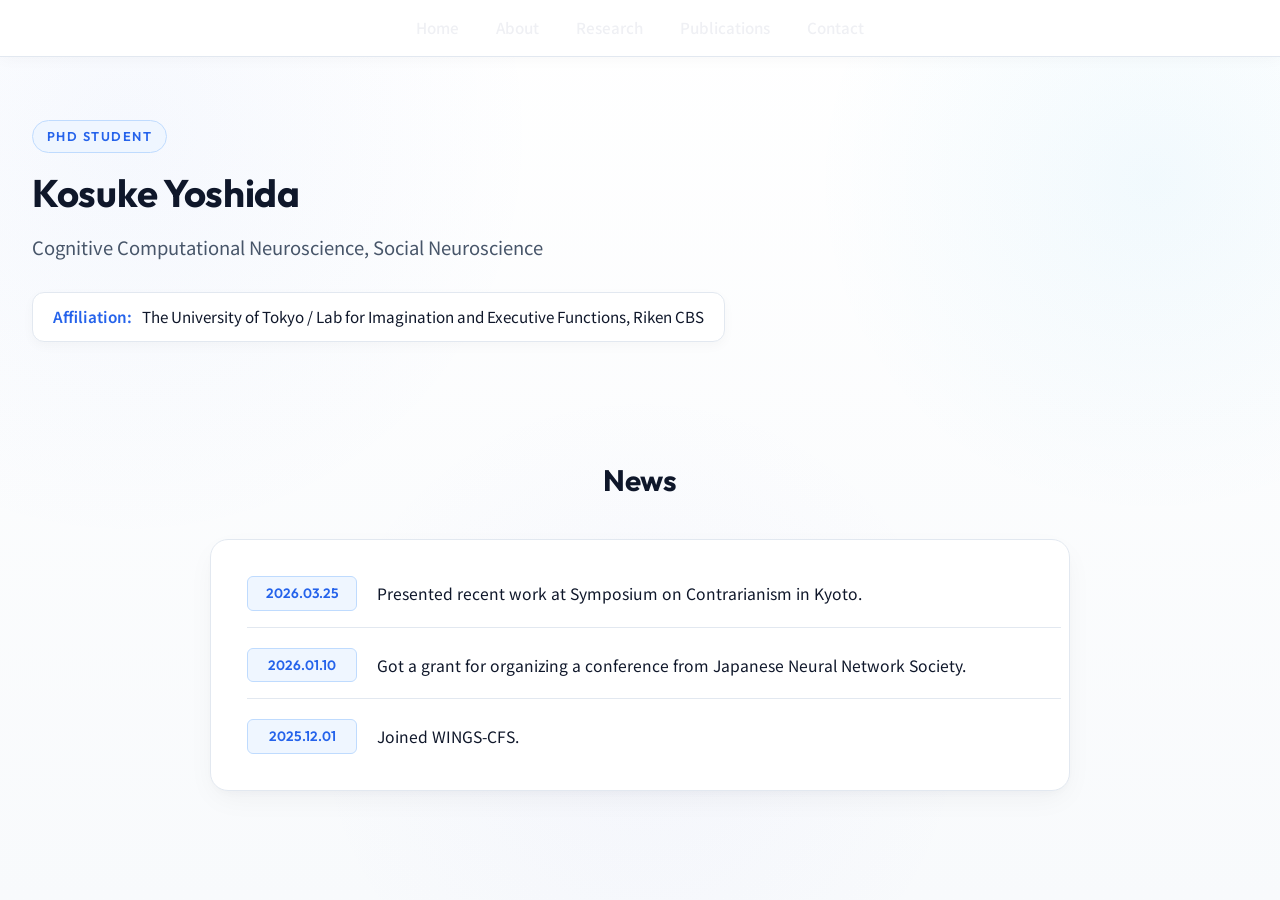
<file: index.html>
<!DOCTYPE html>
<html lang="en">

<head>
    <meta charset="UTF-8">
    <meta name="google-site-verification" content="bPpZ1iZNpmFY4CYzLuVZYMrXdGC6LTargKIFYkMZgqg" />
    <meta name="viewport" content="width=device-width, initial-scale=1.0">
    <title>Kosuke Yoshida — PhD Student</title>
    <meta name="description" content="Personal website of Kosuke Yoshida — researcher in computational neuroscience and machine learning.">
    <!-- <meta name="robots" content="noindex, nofollow"> -->

    <!-- Fonts -->
    <link rel="preconnect" href="https://fonts.googleapis.com">
    <link rel="preconnect" href="https://fonts.gstatic.com" crossorigin>
    <link
        href="https://fonts.googleapis.com/css2?family=Noto+Sans+JP:wght@300;400;500;700&family=Outfit:wght@300;400;600;700&display=swap"
        rel="stylesheet">

    <link rel="stylesheet" href="style.css">
</head>

<body>
    <div class="background-canvas" id="canvas-container"></div>

    <nav class="glass-nav">
        <div class="nav-content">
            <!-- <div class="logo" style="color: #eff0f4;">Kosuke Yoshida</div> -->
            <ul class="nav-links">
                <li><a href="index.html" style="color: #eff0f4;">Home</a></li>
                <li><a href="about.html" style="color: #eff0f4;">About</a></li>
                <li><a href="research.html" style="color: #eff0f4;">Research</a></li>
                <li><a href="publications.html" style="color: #eff0f4;">Publications</a></li>
                <!-- <li><a href="teaching.html" style="color: #eff0f4;">Teaching</a></li> -->
                <li><a href="contact.html" style="color: #eff0f4;">Contact</a></li>
            </ul>
        </div>
    </nav>

    <main>
        <section id="hero">
            <div class="hero-content fade-in-up">
                <span class="eyebrow">PhD Student</span>
                <h1>Kosuke Yoshida</h1>
                <p class="subtitle">Cognitive Computational Neuroscience, Social Neuroscience</p>

                <div class="event-details">
                    <div class="detail-item">
                        <span class="icon">Affiliation:</span>
                        <span>The University of Tokyo / Lab for Imagination and Executive Functions, Riken CBS</span>
                    </div>
                    <!-- <div class="detail-item">
                        <span class="icon">Email:</span>
                        <span><a href="mailto:your.email@example.com" class="concept-link">your.email@example.com</a></span>
                    </div> -->
                </div>

                <!-- <div class="hero-links">
                    <a href="about.html" class="cta-button">About</a>
                    <a href="research.html" class="cta-button">Research</a>
                </div> -->

            </div>
        </section>

        <section id="news">
            <div class="container">
                <h2 class="section-title">News</h2>
                <div class="news-scroll glass-card fade-in-observe">
                    <!-- <article class="news-item">
                        <span class="news-date">2026.05.04</span>
                        <p class="news-content">Personal website template is now being shaped into a researcher homepage.</p>
                    </article>
                    <article class="news-item">
                        <span class="news-date">2026.04.22</span>
                        <p class="news-content">A new manuscript draft was submitted for internal review.</p>
                    </article> -->
                    <article class="news-item">
                        <span class="news-date">2026.03.25</span>
                        <p class="news-content">Presented recent work at Symposium on Contrarianism in Kyoto.</p>
                    </article>
                    <article class="news-item">
                        <span class="news-date">2026.01.10</span>
                        <p class="news-content">Got a grant for organizing a conference from Japanese Neural Network Society.</p>
                    </article>
                    <article class="news-item">
                        <span class="news-date">2025.12.01</span>
                        <p class="news-content">Joined WINGS-CFS.</p>
                    </article>
                </div>
                <!-- <p class="small-text">Add short updates here as they happen.</p> -->
            </div>
        </section>

    </main>

    <!-- <footer>
        <p>&copy; 2026 Kosuke Yoshida. All rights reserved.</p>
    </footer> -->

    <script src="script.js"></script>
</body>

</html>
</file>
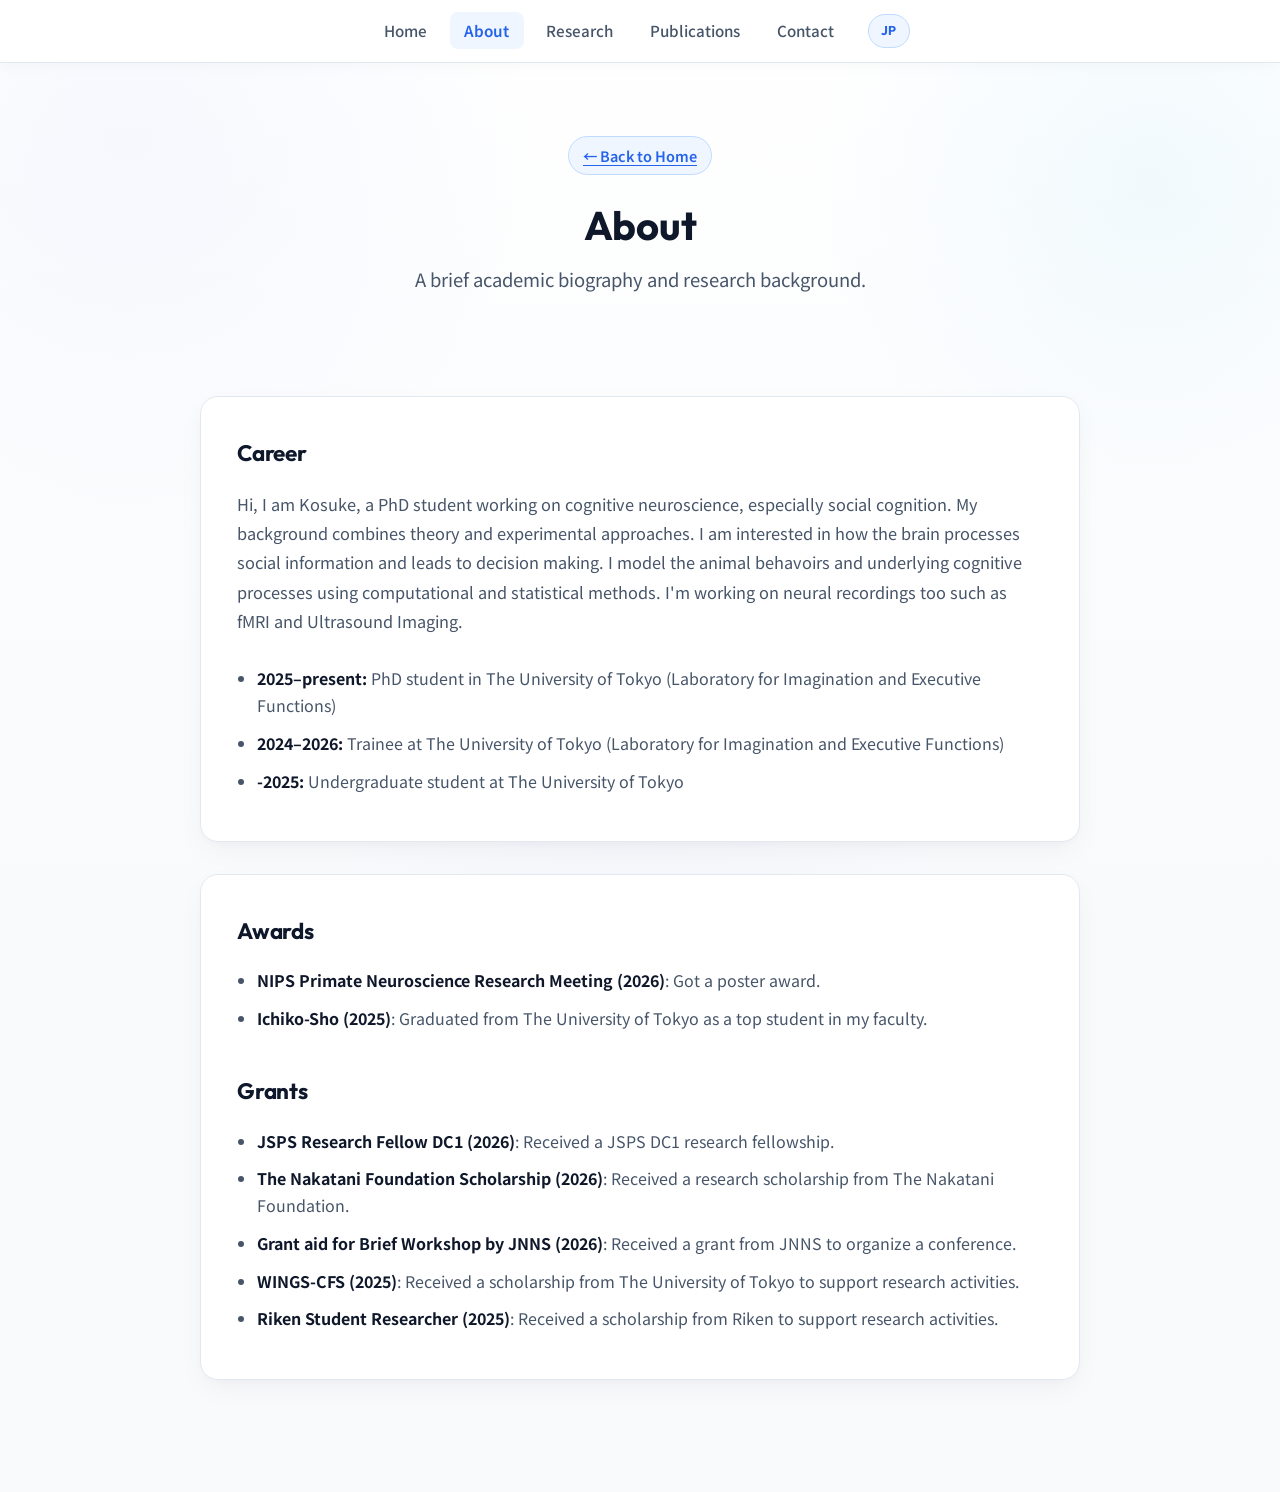
<file: about.html>
<!DOCTYPE html>
<html lang="en">

<head>
    <meta charset="UTF-8">
    <meta name="viewport" content="width=device-width, initial-scale=1.0">
    <title>Kosuke Yoshida — About</title>
    <meta name="description"
        content="About page for Kosuke Yoshida, researcher in computational neuroscience and machine learning.">
    <link rel="preconnect" href="https://fonts.googleapis.com">
    <link rel="preconnect" href="https://fonts.gstatic.com" crossorigin>
    <link
        href="https://fonts.googleapis.com/css2?family=Noto+Sans+JP:wght@300;400;500;700&family=Outfit:wght@300;400;600;700&display=swap"
        rel="stylesheet">
    <link rel="stylesheet" href="style.css">
</head>

<body class="page-body">
    <div class="background-canvas" id="canvas-container"></div>
    <nav class="glass-nav">
        <div class="nav-content">
            <ul class="nav-links">
                <li><a href="index.html">Home</a></li>
                <li><a href="about.html" class="active">About</a></li>
                <li><a href="research.html">Research</a></li>
                <li><a href="publications.html">Publications</a></li>
                <li><a href="contact.html">Contact</a></li>
            </ul>
            <div class="lang-switch-container">
                <a href="about_jp.html" class="lang-switch-btn" title="日本語ページへ">JP</a>
            </div>
        </div>
    </nav>

    <main class="page-shell">
        <section class="page-hero">
            <div class="container">
                <a class="concept-link back-home" href="index.html">← Back to Home</a>
                <h1>About</h1>
                <p class="subtitle">A brief academic biography and research background.</p>
            </div>
        </section>
        <section>
            <div class="container">
                <div class="about-stack">
                    <div class="card glass-card page-card fade-in-observe">
                        <h3>Career</h3>
                        <p>
                            Hi, I am Kosuke, a PhD student working on cognitive neuroscience, especially social
                            cognition.
                            My background combines theory and experimental approaches.
                            I am interested in how the brain processes social information and leads to decision making.
                            I model the animal behavoirs and underlying cognitive processes using computational and
                            statistical methods.
                            I'm working on neural recordings too such as fMRI and Ultrasound Imaging.
                        </p>
                        <br>
                        <ul>
                            <li><strong>2025–present:</strong> PhD student in The University of Tokyo (Laboratory for
                                Imagination and Executive Functions)</li>
                            <li><strong>2024–2026:</strong> Trainee at The University of Tokyo (Laboratory for
                                Imagination and Executive Functions)</li>
                            <li><strong>-2025:</strong> Undergraduate student at The University of Tokyo</li>
                        </ul>
                    </div>

                    <div class="card glass-card page-card fade-in-observe">
                        <h3>Awards</h3>
                        <ul>
                            <li><strong>NIPS Primate Neuroscience Research Meeting (2026)</strong>: Got a poster award.</li>
                            <li><strong>Ichiko-Sho (2025)</strong>: Graduated from The University of Tokyo as a top student in my faculty.</li>
                        </ul>
                        <br>
                        <h3>Grants</h3>
                        <ul>
                            <li><strong>JSPS Research Fellow DC1 (2026)</strong>: Received a JSPS DC1 research fellowship.</li>
                            <li><strong>The Nakatani Foundation Scholarship (2026)</strong>: Received a research scholarship from The Nakatani Foundation.</li>
                            <li><strong>Grant aid for Brief Workshop by JNNS (2026)</strong>: Received a grant from JNNS to organize a conference.</li>
                            <li><strong>WINGS-CFS (2025)</strong>: Received a scholarship from The University of Tokyo to support research activities.</li>
                            <li><strong>Riken Student Researcher (2025)</strong>: Received a scholarship from Riken to support research activities.</li>
                        </ul>
                    </div>
                </div>
            </div>
        </section>
    </main>

    <!-- <footer>
        <p>&copy; 2026 Kosuke Yoshida. All rights reserved.</p>
    </footer> -->

    <script src="script.js"></script>
</body>

</html>
</file>
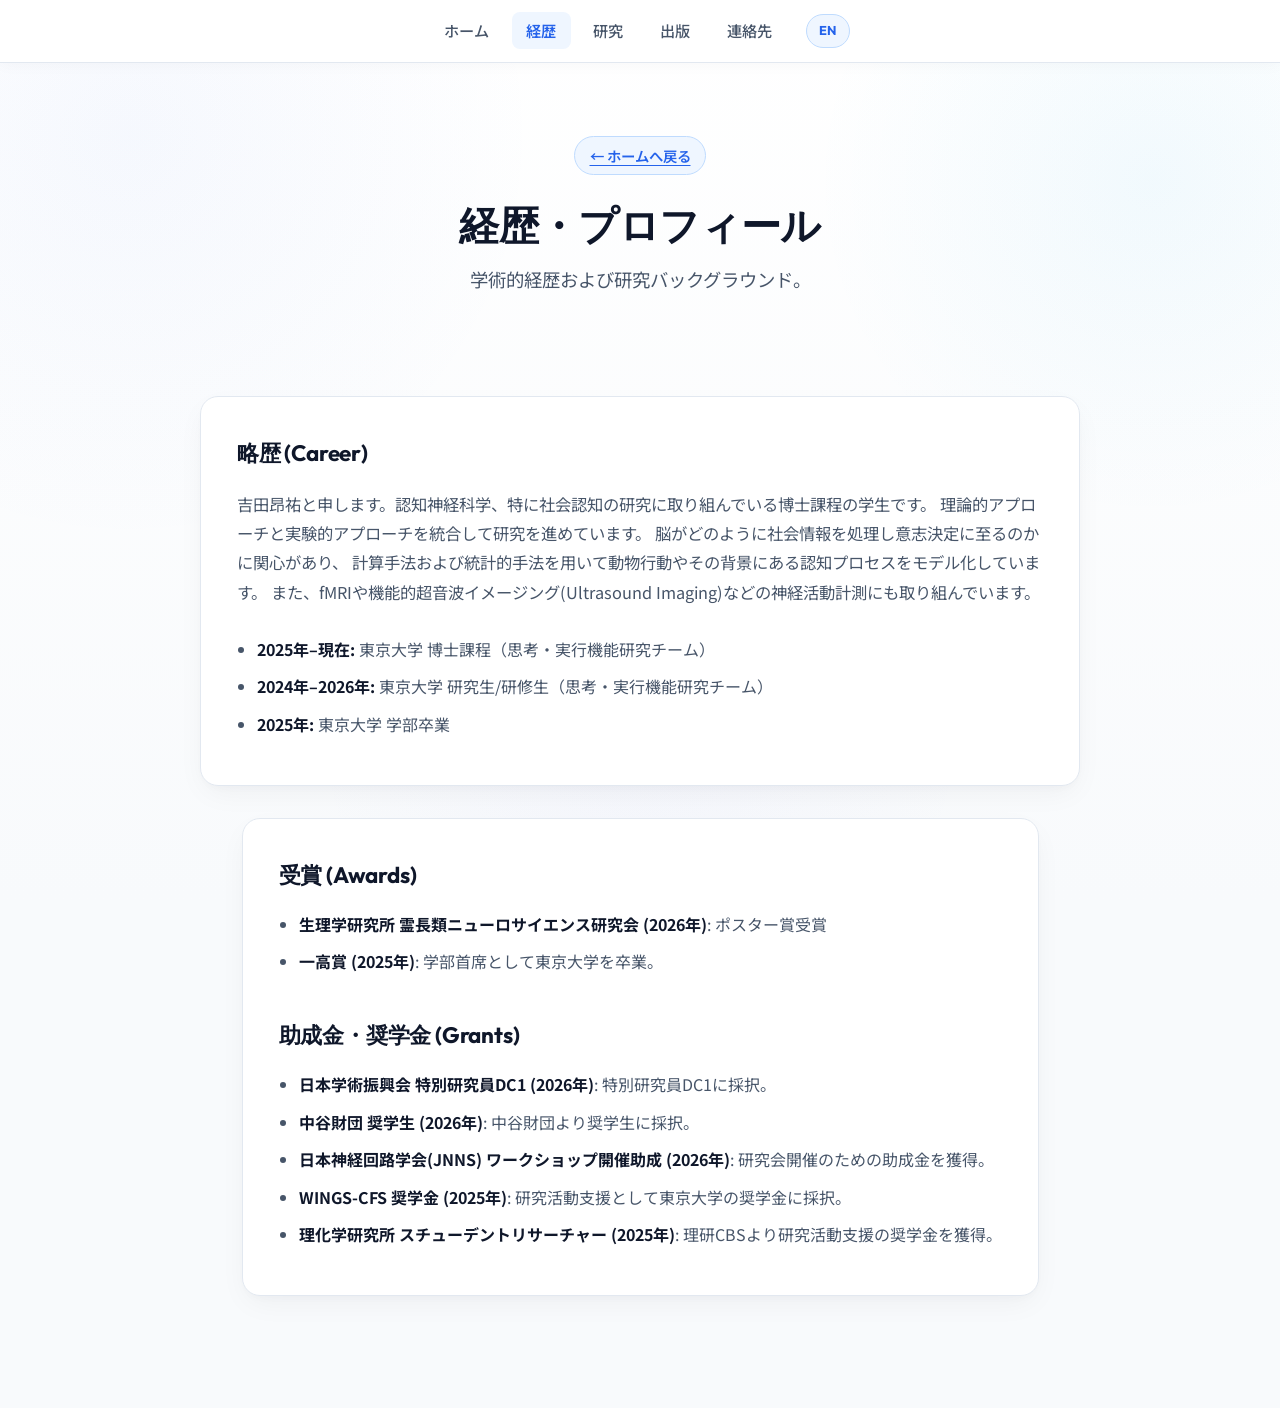
<file: about_jp.html>
<!DOCTYPE html>
<html lang="ja">

<head>
    <meta charset="UTF-8">
    <meta name="viewport" content="width=device-width, initial-scale=1.0">
    <title>吉田 昂祐 — 経歴・プロフィール</title>
    <meta name="description" content="吉田 昂祐の経歴・研究バックグラウンド・受賞歴・助成金。">
    <link rel="preconnect" href="https://fonts.googleapis.com">
    <link rel="preconnect" href="https://fonts.gstatic.com" crossorigin>
    <link
        href="https://fonts.googleapis.com/css2?family=Noto+Sans+JP:wght@300;400;500;700&family=Outfit:wght@300;400;600;700&display=swap"
        rel="stylesheet">
    <link rel="stylesheet" href="style.css">
</head>

<body class="page-body">
    <div class="background-canvas" id="canvas-container"></div>
    <nav class="glass-nav">
        <div class="nav-content">
            <ul class="nav-links">
                <li><a href="index_jp.html">ホーム</a></li>
                <li><a href="about_jp.html" class="active">経歴</a></li>
                <li><a href="research_jp.html">研究</a></li>
                <li><a href="publications_jp.html">出版</a></li>
                <li><a href="contact_jp.html">連絡先</a></li>
            </ul>
            <div class="lang-switch-container">
                <a href="about.html" class="lang-switch-btn" title="Switch to English">EN</a>
            </div>
        </div>
    </nav>

    <main class="page-shell">
        <section class="page-hero">
            <div class="container">
                <a class="concept-link back-home" href="index_jp.html">← ホームへ戻る</a>
                <h1>経歴・プロフィール</h1>
                <p class="subtitle">学術的経歴および研究バックグラウンド。</p>
            </div>
        </section>
        <section>
            <div class="container">
                <div class="about-stack">
                    <div class="card glass-card page-card fade-in-observe">
                        <h3>略歴 (Career)</h3>
                        <p>
                            吉田昂祐と申します。認知神経科学、特に社会認知の研究に取り組んでいる博士課程の学生です。
                            理論的アプローチと実験的アプローチを統合して研究を進めています。
                            脳がどのように社会情報を処理し意志決定に至るのかに関心があり、
                            計算手法および統計的手法を用いて動物行動やその背景にある認知プロセスをモデル化しています。
                            また、fMRIや機能的超音波イメージング(Ultrasound Imaging)などの神経活動計測にも取り組んでいます。
                        </p>
                        <br>
                        <ul>
                            <li><strong>2025年–現在:</strong> 東京大学 博士課程（思考・実行機能研究チーム）</li>
                            <li><strong>2024年–2026年:</strong> 東京大学 研究生/研修生（思考・実行機能研究チーム）</li>
                            <li><strong>2025年:</strong> 東京大学 学部卒業</li>
                        </ul>
                    </div>

                    <div class="card glass-card page-card fade-in-observe">
                        <h3>受賞 (Awards)</h3>
                        <ul>
                            <li><strong>生理学研究所 霊長類ニューロサイエンス研究会 (2026年)</strong>: ポスター賞受賞</li>
                            <li><strong>一高賞 (2025年)</strong>: 学部首席として東京大学を卒業。</li>
                        </ul>
                        <br>
                        <h3>助成金・奨学金 (Grants)</h3>
                        <ul>
                            <li><strong>日本学術振興会 特別研究員DC1 (2026年)</strong>: 特別研究員DC1に採択。</li>
                            <li><strong>中谷財団 奨学生 (2026年)</strong>: 中谷財団より奨学生に採択。</li>
                            <li><strong>日本神経回路学会(JNNS) ワークショップ開催助成 (2026年)</strong>: 研究会開催のための助成金を獲得。</li>
                            <li><strong>WINGS-CFS 奨学金 (2025年)</strong>: 研究活動支援として東京大学の奨学金に採択。</li>
                            <li><strong>理化学研究所 スチューデントリサーチャー (2025年)</strong>: 理研CBSより研究活動支援の奨学金を獲得。</li>
                        </ul>
                    </div>
                </div>
            </div>
        </section>
    </main>

    <!-- <footer>
        <p>&copy; 2026 Kosuke Yoshida. All rights reserved.</p>
    </footer> -->

    <script src="script.js"></script>
</body>

</html>
</file>
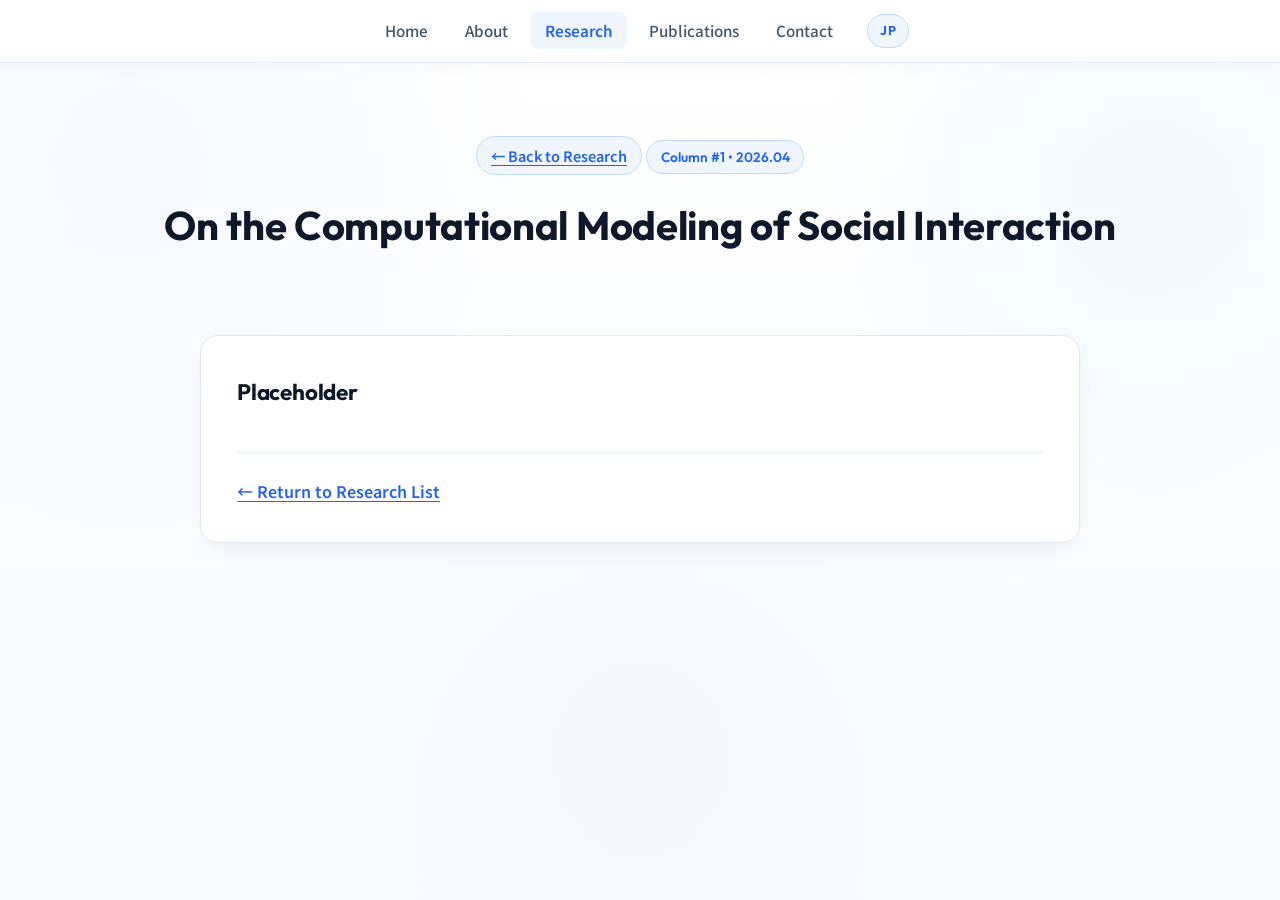
<file: column-1.html>
<!DOCTYPE html>
<html lang="en">

<head>
    <meta charset="UTF-8">
    <meta name="viewport" content="width=device-width, initial-scale=1.0">
    <title>On the Computational Modeling of Social Interaction — Kosuke Yoshida</title>
    <meta name="description" content="Placeholder">
    <link rel="preconnect" href="https://fonts.googleapis.com">
    <link rel="preconnect" href="https://fonts.gstatic.com" crossorigin>
    <link href="https://fonts.googleapis.com/css2?family=Noto+Sans+JP:wght@300;400;500;700&family=Outfit:wght@300;400;600;700&display=swap" rel="stylesheet">
    <link rel="stylesheet" href="style.css">
</head>

<body class="page-body">
    <div class="background-canvas" id="canvas-container"></div>
    <nav class="glass-nav">
        <div class="nav-content">
            <ul class="nav-links">
                <li><a href="index.html">Home</a></li>
                <li><a href="about.html">About</a></li>
                <li><a href="research.html" class="active">Research</a></li>
                <li><a href="publications.html">Publications</a></li>
                <li><a href="contact.html">Contact</a></li>
            </ul>
            <div class="lang-switch-container">
                <a href="column-1_jp.html" class="lang-switch-btn" title="日本語ページへ">JP</a>
            </div>
        </div>
    </nav>

    <main class="page-shell">
        <section class="page-hero">
            <div class="container">
                <a class="concept-link back-home" href="research.html">← Back to Research</a>
                <span class="column-meta-badge">Column #1 • 2026.04</span>
                <h1 class="column-article-title">On the Computational Modeling of Social Interaction</h1>
            </div>
        </section>

        <section>
            <div class="container">
                <article class="card glass-card page-card column-article-body fade-in-observe">
                    <h3>Placeholder</h3>

                    <div class="column-footer-nav">
                        <a href="research.html" class="concept-link">← Return to Research List</a>
                    </div>
                </article>
            </div>
        </section>
    </main>

    <script src="script.js"></script>
</body>

</html>
</file>
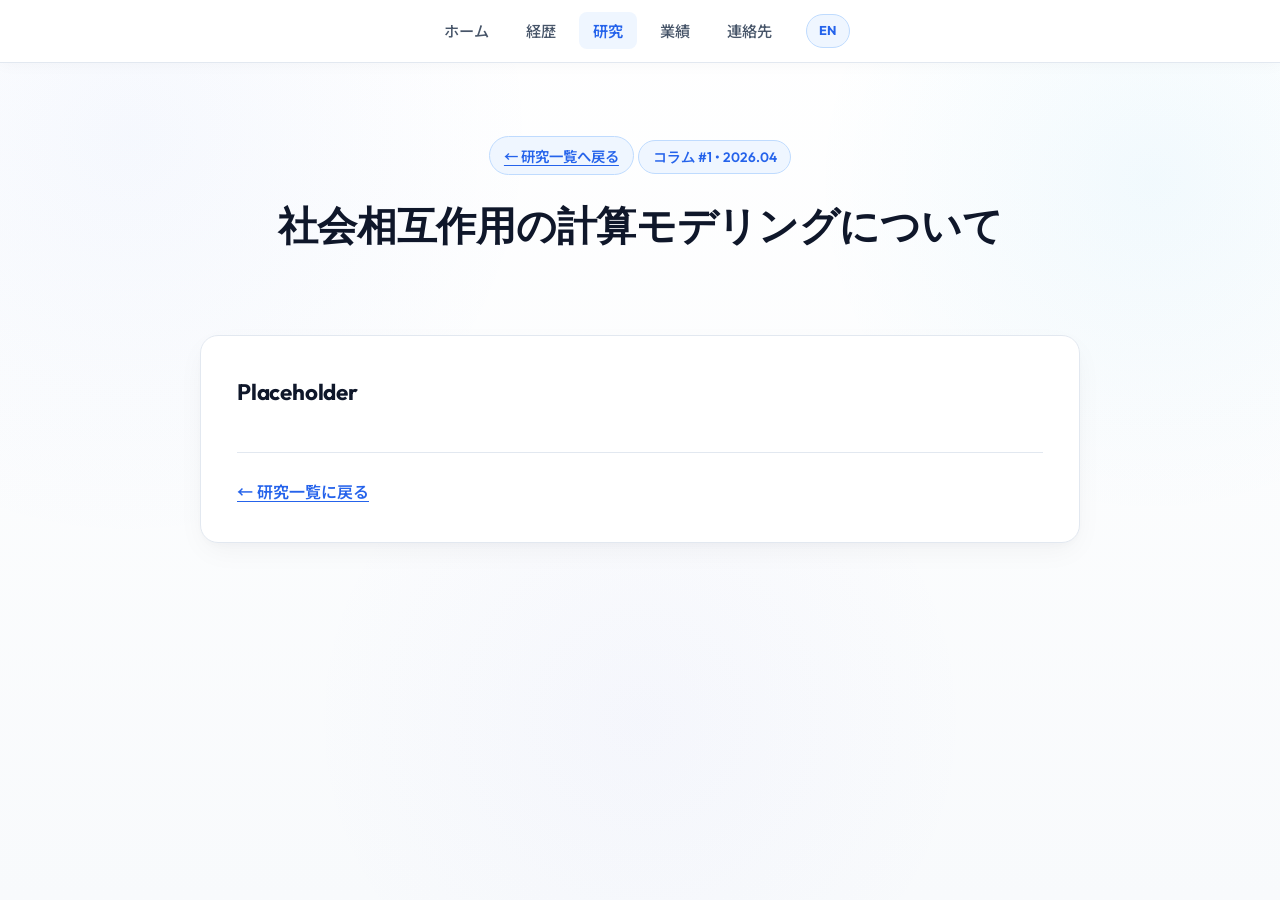
<file: column-1_jp.html>
<!DOCTYPE html>
<html lang="ja">

<head>
    <meta charset="UTF-8">
    <meta name="viewport" content="width=device-width, initial-scale=1.0">
    <title>社会相互作用の計算モデリングについて — Kosuke Yoshida</title>
    <meta name="description" content="Placeholder">
    <link rel="preconnect" href="https://fonts.googleapis.com">
    <link rel="preconnect" href="https://fonts.gstatic.com" crossorigin>
    <link href="https://fonts.googleapis.com/css2?family=Noto+Sans+JP:wght@300;400;500;700&family=Outfit:wght@300;400;600;700&display=swap" rel="stylesheet">
    <link rel="stylesheet" href="style.css">
</head>

<body class="page-body">
    <div class="background-canvas" id="canvas-container"></div>
    <nav class="glass-nav">
        <div class="nav-content">
            <ul class="nav-links">
                <li><a href="index_jp.html">ホーム</a></li>
                <li><a href="about_jp.html">経歴</a></li>
                <li><a href="research_jp.html" class="active">研究</a></li>
                <li><a href="publications_jp.html">業績</a></li>
                <li><a href="contact_jp.html">連絡先</a></li>
            </ul>
            <div class="lang-switch-container">
                <a href="column-1.html" class="lang-switch-btn" title="Switch to English">EN</a>
            </div>
        </div>
    </nav>

    <main class="page-shell">
        <section class="page-hero">
            <div class="container">
                <a class="concept-link back-home" href="research_jp.html">← 研究一覧へ戻る</a>
                <span class="column-meta-badge">コラム #1 • 2026.04</span>
                <h1 class="column-article-title">社会相互作用の計算モデリングについて</h1>
            </div>
        </section>

        <section>
            <div class="container">
                <article class="card glass-card page-card column-article-body fade-in-observe">
                    <h3>Placeholder</h3>

                    <div class="column-footer-nav">
                        <a href="research_jp.html" class="concept-link">← 研究一覧に戻る</a>
                    </div>
                </article>
            </div>
        </section>
    </main>

    <script src="script.js"></script>
</body>

</html>
</file>
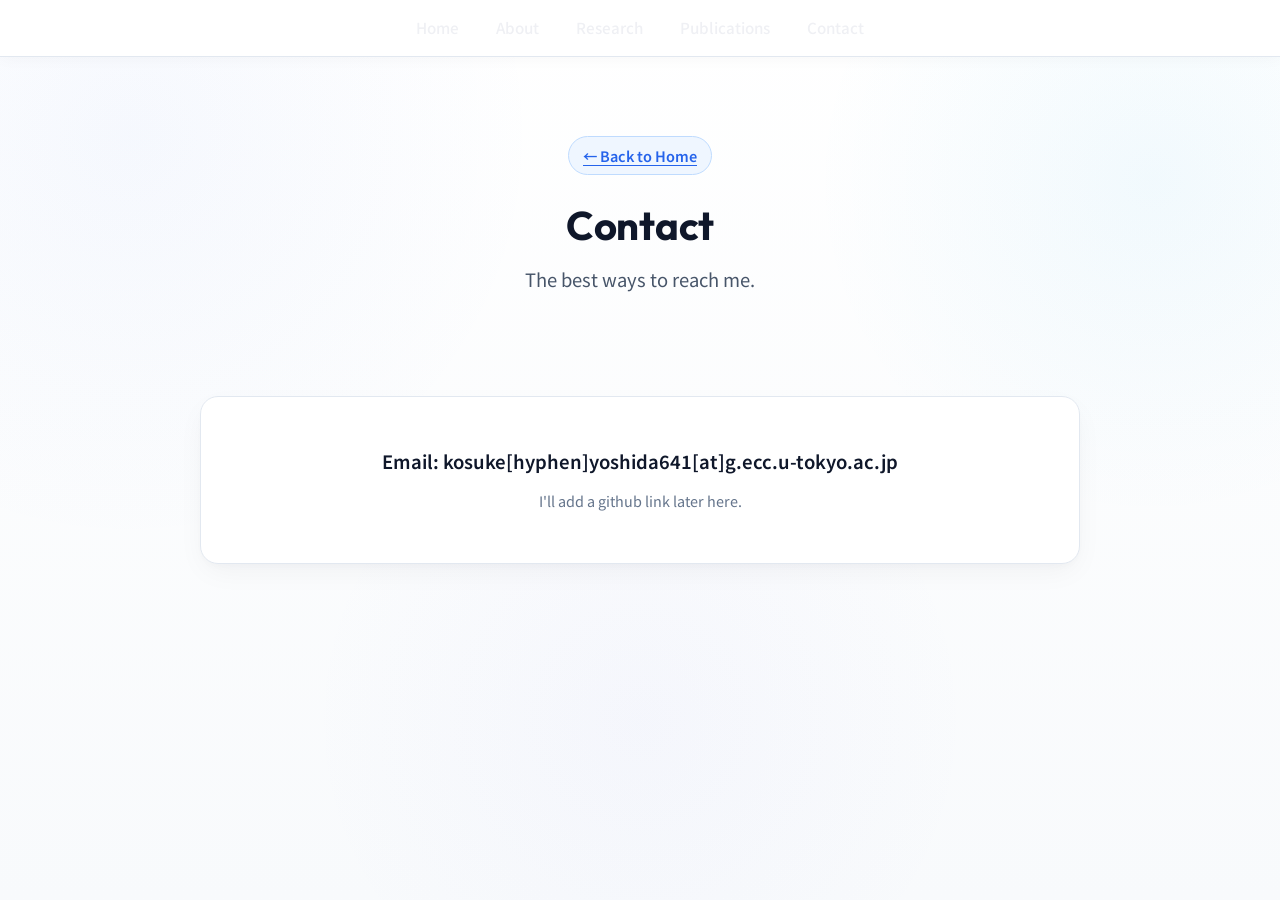
<file: contact.html>
<!DOCTYPE html>
<html lang="en">

<head>
    <meta charset="UTF-8">
    <meta name="viewport" content="width=device-width, initial-scale=1.0">
    <title>Kosuke Yoshida — Contact</title>
    <meta name="description" content="Contact page for Kosuke Yoshida.">
    <link rel="preconnect" href="https://fonts.googleapis.com">
    <link rel="preconnect" href="https://fonts.gstatic.com" crossorigin>
    <link href="https://fonts.googleapis.com/css2?family=Noto+Sans+JP:wght@300;400;500;700&family=Outfit:wght@300;400;600;700&display=swap" rel="stylesheet">
    <link rel="stylesheet" href="style.css">
</head>

<body class="page-body">
    <div class="background-canvas" id="canvas-container"></div>
    <nav class="glass-nav">
        <div class="nav-content">
            <!-- <div class="logo" style="color: #eff0f4;">Kosuke Yoshida</div> -->
            <ul class="nav-links">
                <li><a href="index.html" style="color: #eff0f4;">Home</a></li>
                <li><a href="about.html" style="color: #eff0f4;">About</a></li>
                <li><a href="research.html" style="color: #eff0f4;">Research</a></li>
                <li><a href="publications.html" style="color: #eff0f4;">Publications</a></li>
                <!-- <li><a href="teaching.html">Teaching</a></li> -->
                <li><a href="contact.html" style="color: #eff0f4;">Contact</a></li>
            </ul>
        </div>
    </nav>

    <main class="page-shell">
        <section class="page-hero">
            <div class="container">
                <a class="concept-link back-home" href="index.html">← Back to Home</a>
                <h1>Contact</h1>
                <p class="subtitle">The best ways to reach me.</p>
            </div>
        </section>
        <section>
            <div class="container">
                <div class="card glass-card page-card fade-in-observe contact-info">
                    <p>Email: kosuke[hyphen]yoshida641[at]g.ecc.u-tokyo.ac.jp</a></p>
                    <span class="small-text">I'll add a github link later here.</span>
                    <!-- <p>GitHub: <a href="https://github.com/kosuke-yoshida" class="concept-link" target="_blank">github.com/kosuke-yoshida</a></p> -->
                    <!-- <p>ORCID: <a href="https://orcid.org/0000-0000-0000-0000" class="concept-link" target="_blank">0000-0000-0000-0000</a></p> -->
                </div>
            </div>
        </section>
    </main>

    <!-- <footer>
        <p>&copy; 2026 Kosuke Yoshida. All rights reserved.</p>
    </footer> -->

    <script src="script.js"></script>
</body>

</html>
</file>
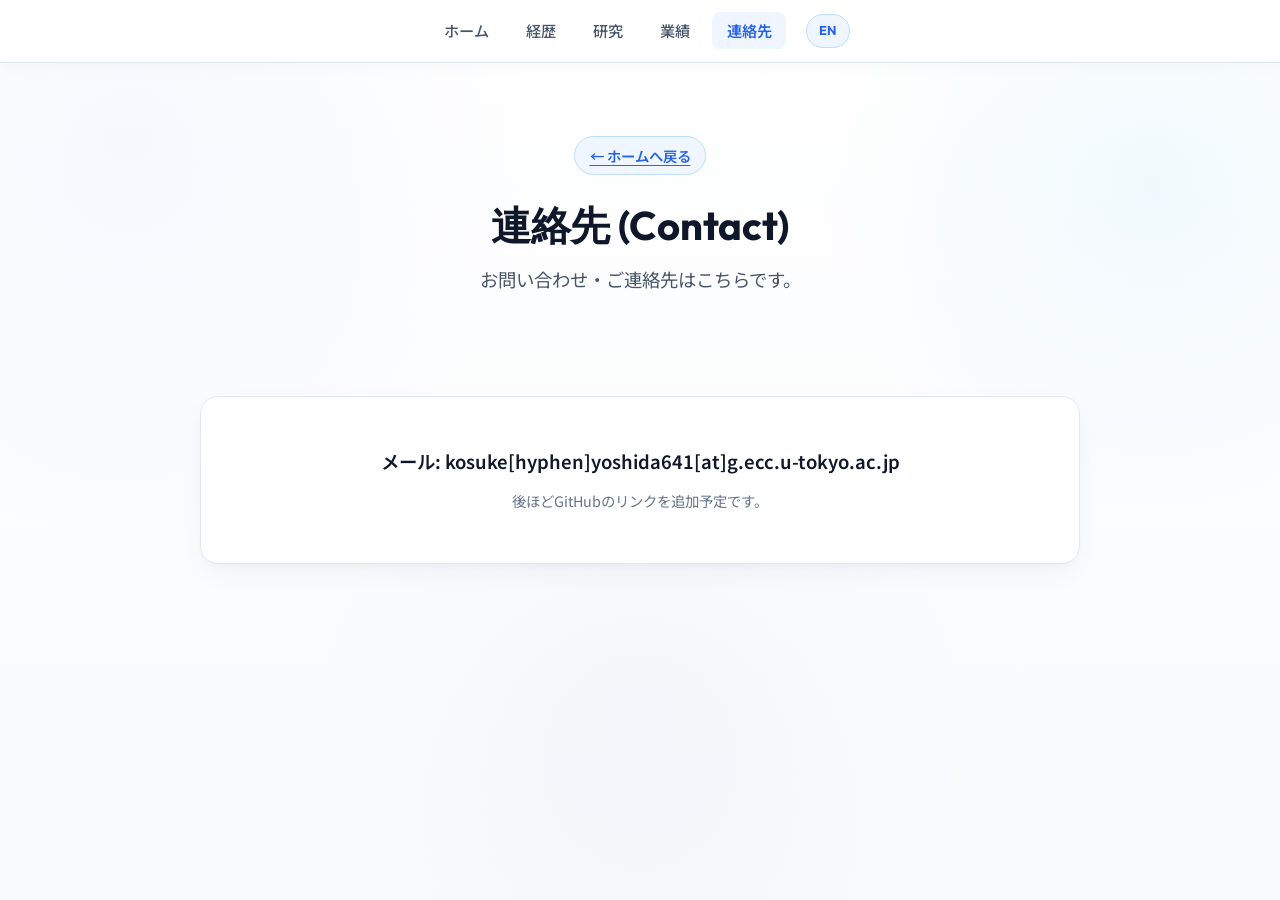
<file: contact_jp.html>
<!DOCTYPE html>
<html lang="ja">

<head>
    <meta charset="UTF-8">
    <meta name="viewport" content="width=device-width, initial-scale=1.0">
    <title>吉田 航輔 — 連絡先・お問い合わせ</title>
    <meta name="description" content="吉田 航輔への連絡先・メールアドレス。">
    <link rel="preconnect" href="https://fonts.googleapis.com">
    <link rel="preconnect" href="https://fonts.gstatic.com" crossorigin>
    <link
        href="https://fonts.googleapis.com/css2?family=Noto+Sans+JP:wght@300;400;500;700&family=Outfit:wght@300;400;600;700&display=swap"
        rel="stylesheet">
    <link rel="stylesheet" href="style.css">
</head>

<body class="page-body">
    <div class="background-canvas" id="canvas-container"></div>
    <nav class="glass-nav">
        <div class="nav-content">
            <ul class="nav-links">
                <li><a href="index_jp.html">ホーム</a></li>
                <li><a href="about_jp.html">経歴</a></li>
                <li><a href="research_jp.html">研究</a></li>
                <li><a href="publications_jp.html">業績</a></li>
                <li><a href="contact_jp.html" class="active">連絡先</a></li>
            </ul>
            <div class="lang-switch-container">
                <a href="contact.html" class="lang-switch-btn" title="Switch to English">EN</a>
            </div>
        </div>
    </nav>

    <main class="page-shell">
        <section class="page-hero">
            <div class="container">
                <a class="concept-link back-home" href="index_jp.html">← ホームへ戻る</a>
                <h1>連絡先 (Contact)</h1>
                <p class="subtitle">お問い合わせ・ご連絡先はこちらです。</p>
            </div>
        </section>
        <section>
            <div class="container">
                <div class="card glass-card page-card fade-in-observe contact-info">
                    <p>メール: kosuke[hyphen]yoshida641[at]g.ecc.u-tokyo.ac.jp</p>
                    <span class="small-text">後ほどGitHubのリンクを追加予定です。</span>
                </div>
            </div>
        </section>
    </main>

    <!-- <footer>
        <p>&copy; 2026 Kosuke Yoshida. All rights reserved.</p>
    </footer> -->

    <script src="script.js"></script>
</body>

</html>
</file>
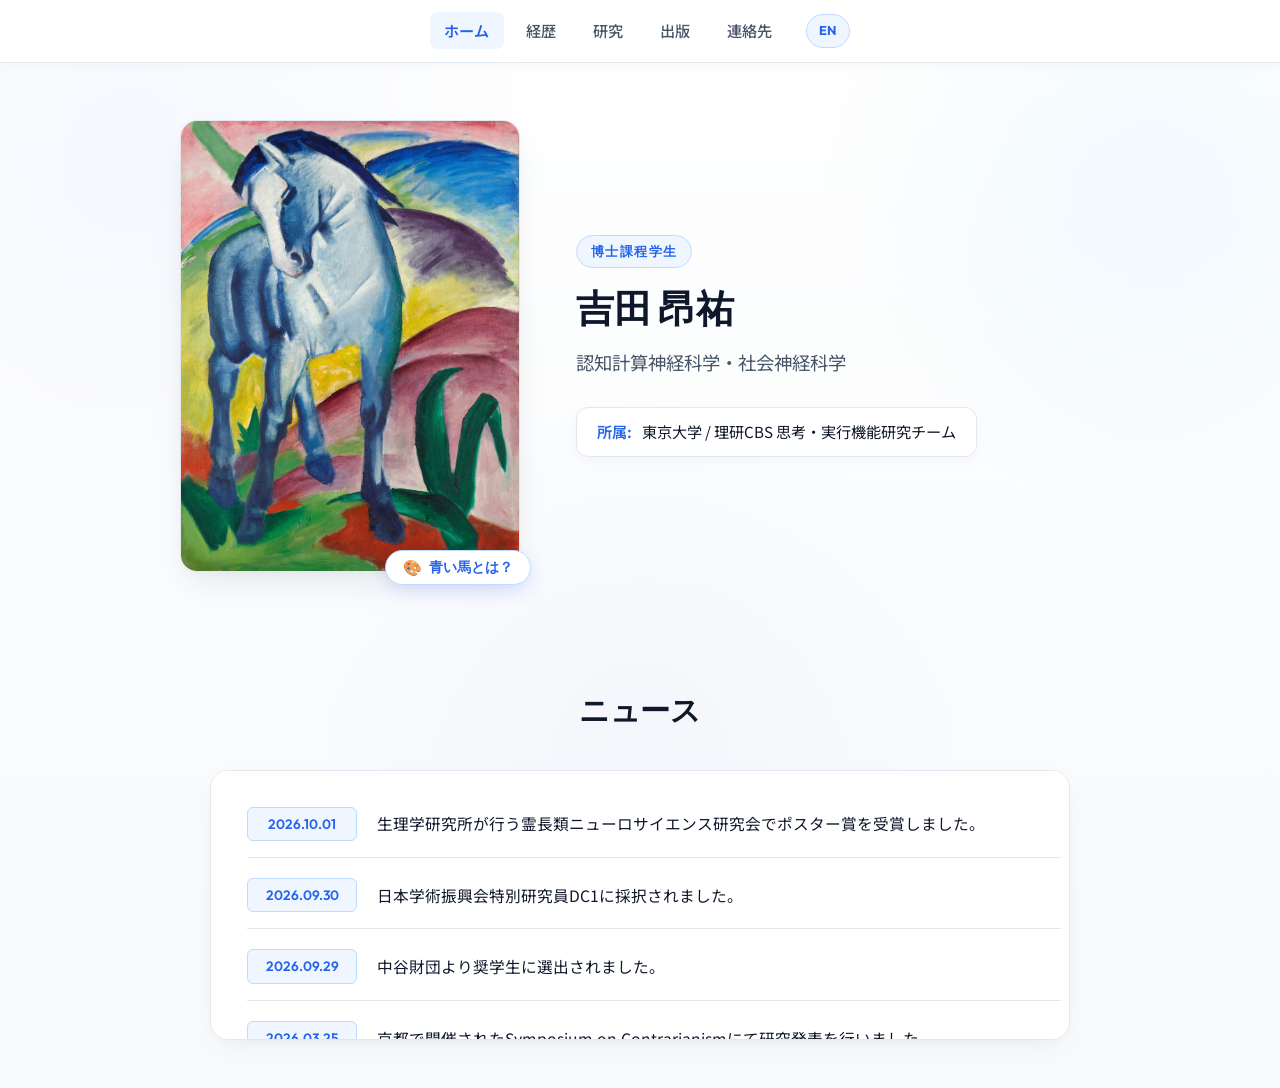
<file: index_jp.html>
<!DOCTYPE html>
<html lang="ja">

<head>
    <meta charset="UTF-8">
    <meta name="google-site-verification" content="bPpZ1iZNpmFY4CYzLuVZYMrXdGC6LTargKIFYkMZgqg" />
    <meta name="viewport" content="width=device-width, initial-scale=1.0">
    <title>吉田 昂祐 — 博士課程</title>
    <meta name="description" content="吉田 昂祐の個人ウェブサイト — 認知計算神経科学・社会神経科学の研究者。">

    <!-- Fonts -->
    <link rel="preconnect" href="https://fonts.googleapis.com">
    <link rel="preconnect" href="https://fonts.gstatic.com" crossorigin>
    <link
        href="https://fonts.googleapis.com/css2?family=Noto+Sans+JP:wght@300;400;500;700&family=Outfit:wght@300;400;600;700&display=swap"
        rel="stylesheet">

    <link rel="stylesheet" href="style.css">
</head>

<body>
    <div class="background-canvas" id="canvas-container"></div>

    <nav class="glass-nav">
        <div class="nav-content">
            <ul class="nav-links">
                <li><a href="index_jp.html" class="active">ホーム</a></li>
                <li><a href="about_jp.html">経歴</a></li>
                <li><a href="research_jp.html">研究</a></li>
                <li><a href="publications_jp.html">出版</a></li>
                <li><a href="contact_jp.html">連絡先</a></li>
            </ul>
            <div class="lang-switch-container">
                <a href="index.html" class="lang-switch-btn" title="Switch to English">EN</a>
            </div>
        </div>
    </nav>

    <main>
        <section id="hero">
            <div class="container">
                <div class="hero-grid fade-in-up">
                    <div class="hero-image-col">
                        <div class="hero-image-container">
                            <img src="images/publicdomainq-0020171opdhvu.jpg" alt="青い馬 — フランツ・マルク"
                                class="hero-banner-image">
                            <button id="open-horse-modal" class="why-horse-btn">
                                <span class="btn-icon">🎨</span> 青い馬とは？
                            </button>
                        </div>
                    </div>

                    <div class="hero-content-col">
                        <span class="eyebrow">博士課程学生</span>
                        <h1 class="hero-title">吉田 昂祐</h1>
                        <p class="subtitle">認知計算神経科学・社会神経科学</p>

                        <div class="event-details">
                            <div class="detail-item">
                                <span class="icon">所属:</span>
                                <span>東京大学 / 理研CBS 思考・実行機能研究チーム</span>
                            </div>
                        </div>
                    </div>
                </div>
            </div>
        </section>

        <section id="news">
            <div class="container">
                <h2 class="section-title">ニュース</h2>
                <div class="news-scroll glass-card fade-in-observe">
                    <article class="news-item">
                        <span class="news-date">2026.10.01</span>
                        <p class="news-content">生理学研究所が行う霊長類ニューロサイエンス研究会でポスター賞を受賞しました。</p>
                    </article>
                    <article class="news-item">
                        <span class="news-date">2026.09.30</span>
                        <p class="news-content">日本学術振興会特別研究員DC1に採択されました。</p>
                    </article>
                    <article class="news-item">
                        <span class="news-date">2026.09.29</span>
                        <p class="news-content">中谷財団より奨学生に選出されました。</p>
                    </article>
                    <article class="news-item">
                        <span class="news-date">2026.03.25</span>
                        <p class="news-content">京都で開催されたSymposium on Contrarianismにて研究発表を行いました。</p>
                    </article>
                    <article class="news-item">
                        <span class="news-date">2026.01.10</span>
                        <p class="news-content">日本神経回路学会(JNNS)より研究会開催助成金を獲得しました。</p>
                    </article>
                    <article class="news-item">
                        <span class="news-date">2025.12.01</span>
                        <p class="news-content">WINGS-CFSに採択されました。</p>
                    </article>
            </div>
            </div>
        </section>

    </main>

    <!-- Modal for Why Blue Horse -->
    <div id="horse-modal" class="modal-overlay" aria-hidden="true">
        <div class="modal-card">
            <button id="close-horse-modal" class="modal-close-btn" aria-label="Close">&times;</button>
            <div class="modal-header">
                <span class="modal-badge">Story</span>
                <h2>青い馬とは？</h2>
            </div>
            <div class="modal-body">
                <p class="modal-placeholder-text">
                    この表現主義の絵画は、フランツ・マルクによる『青い馬』です。
この絵は、のちに『はらぺこあおむし』を生み出した若きエリック・カールにインスピレーションを与え、
「馬を青く描いてもいい」という芸術的自由への、生涯にわたる情熱の火付け役となりました。

私はこの話が大好きで、人間の限りない想像力に魅了されています。それは私たちに、
心の中で思いのままに想像を羽ばたかせる究極の自由を与えてくれるからです。
                </p>
            </div>
        </div>
    </div>

    <!-- <footer>
        <p>&copy; 2026 Kosuke Yoshida. All rights reserved.</p>
    </footer> -->

    <script src="script.js"></script>
</body>

</html>
</file>
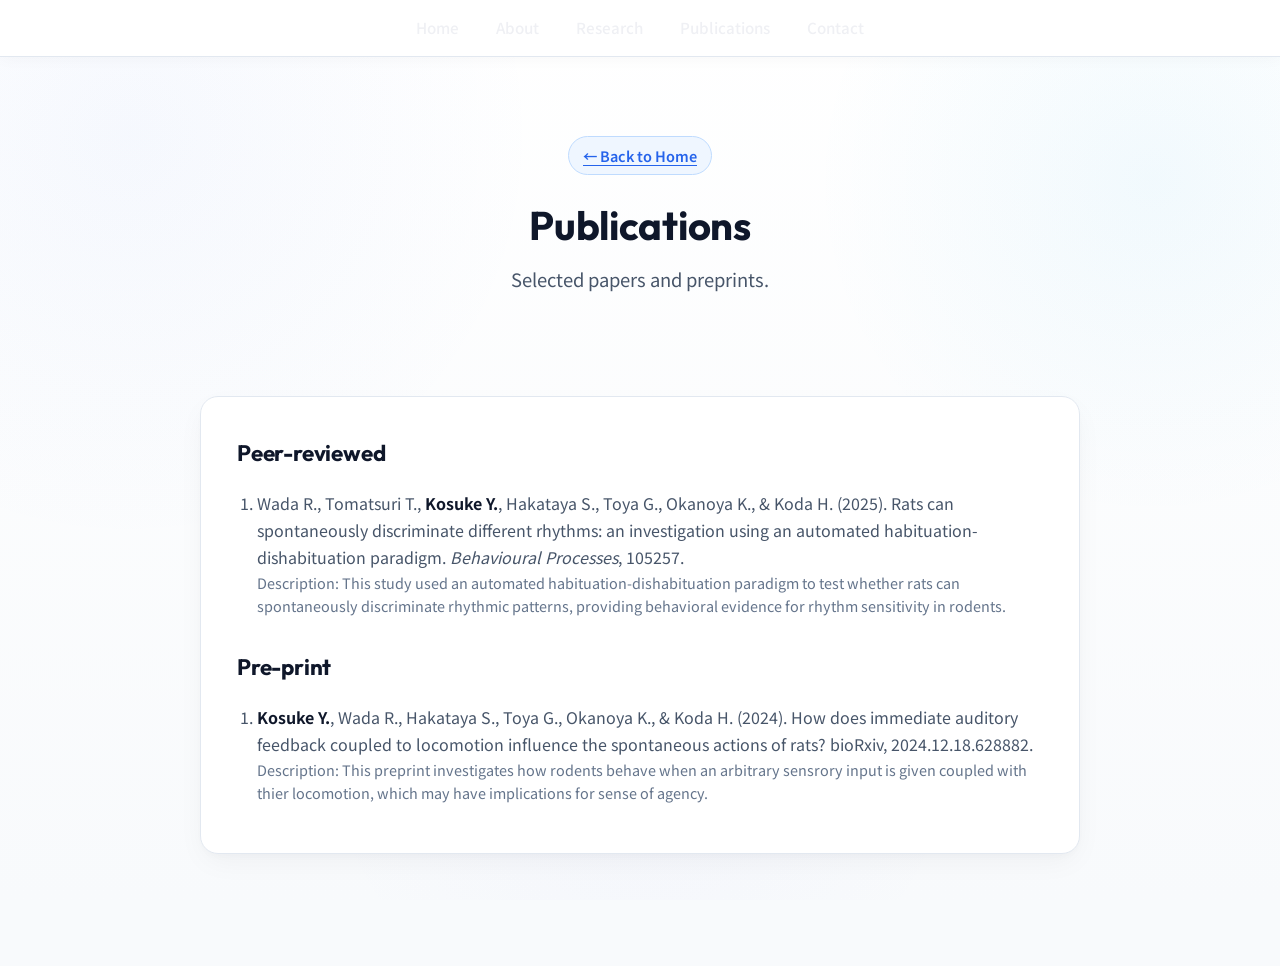
<file: publications.html>
<!DOCTYPE html>
<html lang="en">

<head>
    <meta charset="UTF-8">
    <meta name="viewport" content="width=device-width, initial-scale=1.0">
    <title>Kosuke Yoshida — Publications</title>
    <meta name="description" content="Publications page for Kosuke Yoshida.">
    <link rel="preconnect" href="https://fonts.googleapis.com">
    <link rel="preconnect" href="https://fonts.gstatic.com" crossorigin>
    <link href="https://fonts.googleapis.com/css2?family=Noto+Sans+JP:wght@300;400;500;700&family=Outfit:wght@300;400;600;700&display=swap" rel="stylesheet">
    <link rel="stylesheet" href="style.css">
</head>

<body class="page-body">
    <div class="background-canvas" id="canvas-container"></div>
    <nav class="glass-nav">
        <div class="nav-content">
            <!-- <div class="logo" style="color: #eff0f4;">Kosuke Yoshida</div> -->
            <ul class="nav-links">
                <li><a href="index.html" style="color: #eff0f4;">Home</a></li>
                <li><a href="about.html" style="color: #eff0f4;">About</a></li>
                <li><a href="research.html" style="color: #eff0f4;">Research</a></li>
                <li><a href="publications.html" style="color: #eff0f4;">Publications</a></li>
                <!-- <li><a href="teaching.html">Teaching</a></li> -->
                <li><a href="contact.html" style="color: #eff0f4;">Contact</a></li>
            </ul>
        </div>
    </nav>

    <main class="page-shell">
        <section class="page-hero">
            <div class="container">
                <a class="concept-link back-home" href="index.html">← Back to Home</a>
                <h1>Publications</h1>
                <p class="subtitle">Selected papers and preprints.</p>
            </div>
        </section>
        <section>
            <div class="container">
                <div class="card glass-card page-card fade-in-observe">
                    <h3>Peer-reviewed</h3>
                    <ol>
                        <li>
                            Wada R., Tomatsuri T., <strong>Kosuke Y.</strong>, Hakataya S., Toya G., Okanoya K., & Koda H. (2025). Rats can spontaneously discriminate different rhythms: an investigation using an automated habituation-dishabituation paradigm. <em>Behavioural Processes</em>, 105257.
                            <br>
                            <span class="small-text">Description: This study used an automated habituation-dishabituation paradigm to test whether rats can spontaneously discriminate rhythmic patterns, providing behavioral evidence for rhythm sensitivity in rodents.</span>
                        </li>
                    </ol>

                    <h3 class="mt-4">Pre-print</h3>
                    <ol>
                        <li>
                            <strong>Kosuke Y.</strong>, Wada R., Hakataya S., Toya G., Okanoya K., & Koda H. (2024). How does immediate auditory feedback coupled to locomotion influence the spontaneous actions of rats? bioRxiv, 2024.12.18.628882.
                            <br>
                            <span class="small-text">Description: This preprint investigates how rodents behave when an arbitrary sensrory input is given coupled with thier locomotion, which may have implications for sense of agency.</span>
                        </li>
                    </ol>
                </div>
            </div>
        </section>
    </main>

    <!-- <footer>
        <p>&copy; 2026 Kosuke Yoshida. All rights reserved.</p>
    </footer> -->

    <script src="script.js"></script>
</body>

</html>
</file>
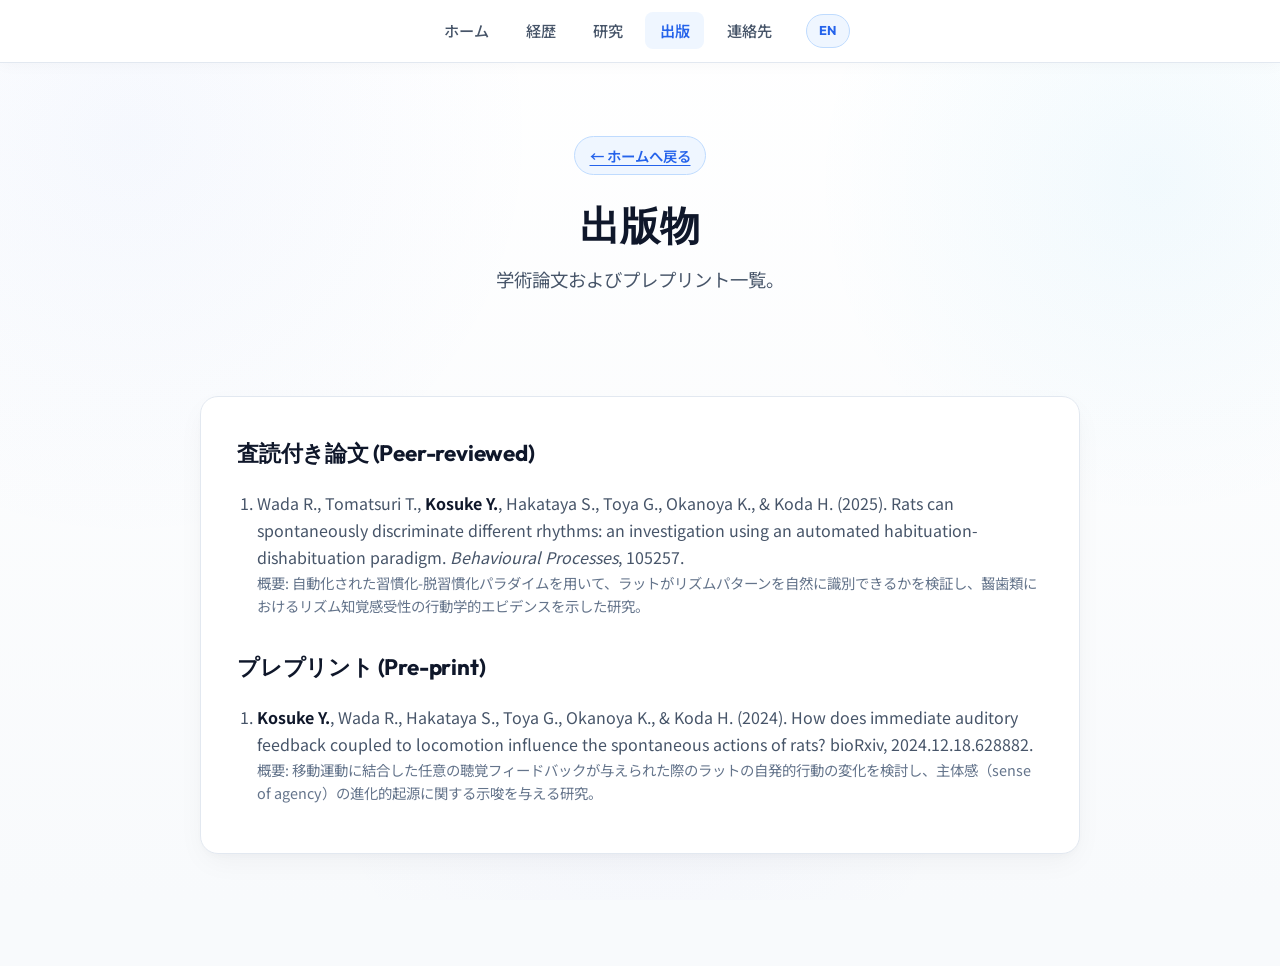
<file: publications_jp.html>
<!DOCTYPE html>
<html lang="ja">

<head>
    <meta charset="UTF-8">
    <meta name="viewport" content="width=device-width, initial-scale=1.0">
    <title>吉田 昂祐 — 出版</title>
    <meta name="description" content="吉田 昂祐の論文・プレプリント・研究業績一覧。">
    <link rel="preconnect" href="https://fonts.googleapis.com">
    <link rel="preconnect" href="https://fonts.gstatic.com" crossorigin>
    <link
        href="https://fonts.googleapis.com/css2?family=Noto+Sans+JP:wght@300;400;500;700&family=Outfit:wght@300;400;600;700&display=swap"
        rel="stylesheet">
    <link rel="stylesheet" href="style.css">
</head>

<body class="page-body">
    <div class="background-canvas" id="canvas-container"></div>
    <nav class="glass-nav">
        <div class="nav-content">
            <ul class="nav-links">
                <li><a href="index_jp.html">ホーム</a></li>
                <li><a href="about_jp.html">経歴</a></li>
                <li><a href="research_jp.html">研究</a></li>
                <li><a href="publications_jp.html" class="active">出版</a></li>
                <li><a href="contact_jp.html">連絡先</a></li>
            </ul>
            <div class="lang-switch-container">
                <a href="publications.html" class="lang-switch-btn" title="Switch to English">EN</a>
            </div>
        </div>
    </nav>

    <main class="page-shell">
        <section class="page-hero">
            <div class="container">
                <a class="concept-link back-home" href="index_jp.html">← ホームへ戻る</a>
                <h1>出版物</h1>
                <p class="subtitle">学術論文およびプレプリント一覧。</p>
            </div>
        </section>
        <section>
            <div class="container">
                <div class="card glass-card page-card fade-in-observe">
                    <h3>査読付き論文 (Peer-reviewed)</h3>
                    <ol>
                        <li>
                            Wada R., Tomatsuri T., <strong>Kosuke Y.</strong>, Hakataya S., Toya G., Okanoya K., & Koda
                            H. (2025). Rats can spontaneously discriminate different rhythms: an investigation using an
                            automated habituation-dishabituation paradigm. <em>Behavioural Processes</em>, 105257.
                            <br>
                            <span class="small-text">概要:
                                自動化された習慣化-脱習慣化パラダイムを用いて、ラットがリズムパターンを自然に識別できるかを検証し、齧歯類におけるリズム知覚感受性の行動学的エビデンスを示した研究。</span>
                        </li>
                    </ol>

                    <h3 class="mt-4">プレプリント (Pre-print)</h3>
                    <ol>
                        <li>
                            <strong>Kosuke Y.</strong>, Wada R., Hakataya S., Toya G., Okanoya K., & Koda H. (2024). How
                            does immediate auditory feedback coupled to locomotion influence the spontaneous actions of
                            rats? bioRxiv, 2024.12.18.628882.
                            <br>
                            <span class="small-text">概要: 移動運動に結合した任意の聴覚フィードバックが与えられた際のラットの自発的行動の変化を検討し、主体感（sense of
                                agency）の進化的起源に関する示唆を与える研究。</span>
                        </li>
                    </ol>
                </div>
            </div>
        </section>
    </main>

    <!-- <footer>
        <p>&copy; 2026 Kosuke Yoshida. All rights reserved.</p>
    </footer> -->

    <script src="script.js"></script>
</body>

</html>
</file>
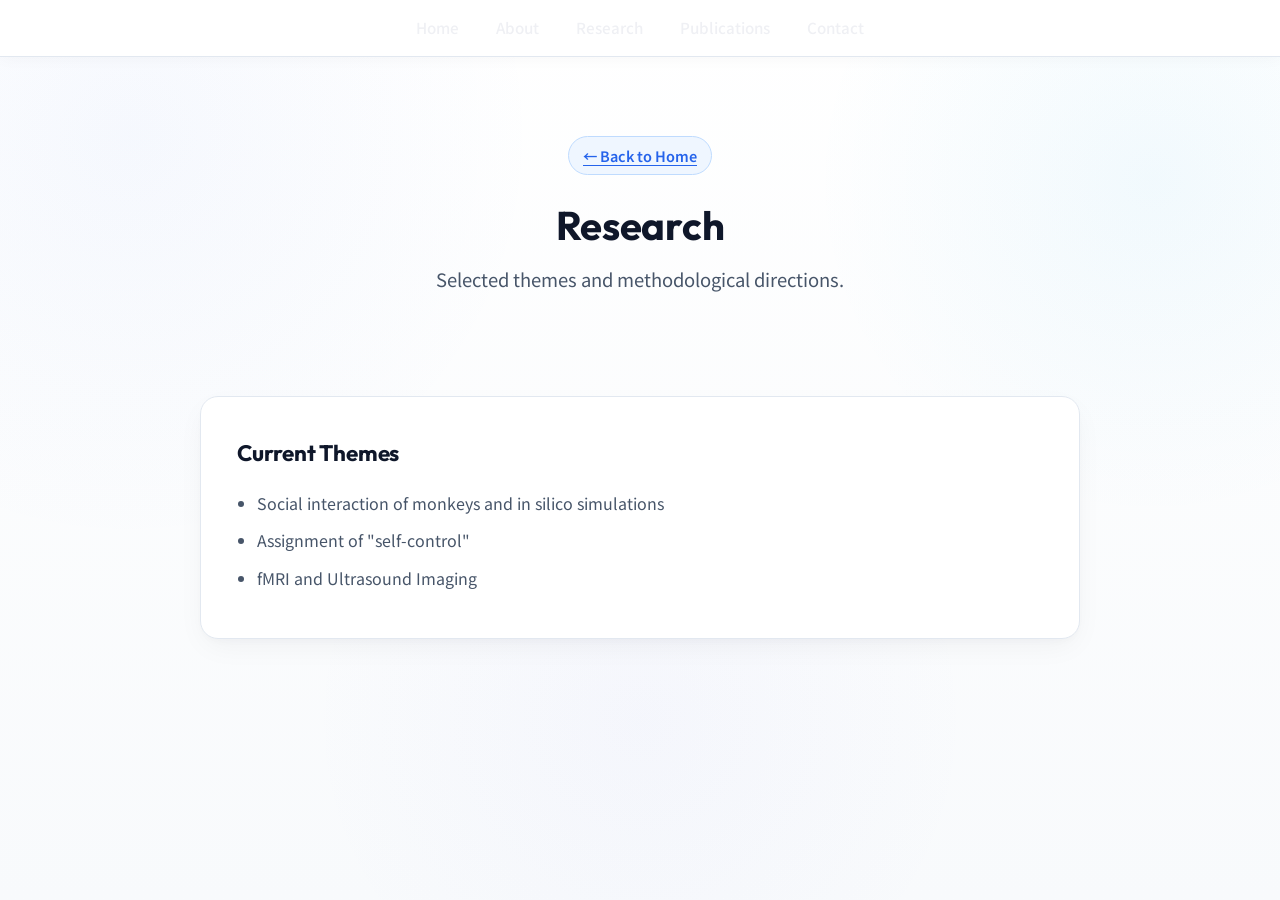
<file: research.html>
<!DOCTYPE html>
<html lang="en">

<head>
    <meta charset="UTF-8">
    <meta name="viewport" content="width=device-width, initial-scale=1.0">
    <title>Kosuke Yoshida — Research</title>
    <meta name="description" content="Research page for Kosuke Yoshida.">
    <link rel="preconnect" href="https://fonts.googleapis.com">
    <link rel="preconnect" href="https://fonts.gstatic.com" crossorigin>
    <link href="https://fonts.googleapis.com/css2?family=Noto+Sans+JP:wght@300;400;500;700&family=Outfit:wght@300;400;600;700&display=swap" rel="stylesheet">
    <link rel="stylesheet" href="style.css">
</head>

<body class="page-body">
    <div class="background-canvas" id="canvas-container"></div>
    <nav class="glass-nav">
        <div class="nav-content">
            <!-- <div class="logo" style="color: #eff0f4;">Kosuke Yoshida</div> -->
            <ul class="nav-links">
                <li><a href="index.html" style="color: #eff0f4;">Home</a></li>
                <li><a href="about.html" style="color: #eff0f4;">About</a></li>
                <li><a href="research.html" style="color: #eff0f4;">Research</a></li>
                <li><a href="publications.html" style="color: #eff0f4;">Publications</a></li>
                <!-- <li><a href="teaching.html">Teaching</a></li> -->
                <li><a href="contact.html" style="color: #eff0f4;">Contact</a></li>
            </ul>
        </div>
    </nav>

    <main class="page-shell">
        <section class="page-hero">
            <div class="container">
                <a class="concept-link back-home" href="index.html">← Back to Home</a>
                <h1>Research</h1>
                <p class="subtitle">Selected themes and methodological directions.</p>
            </div>
        </section>
        <section>
            <div class="container">
                <div class="card glass-card page-card fade-in-observe">
                    <h3>Current Themes</h3>
                    <ul>
                        <li>Social interaction of monkeys and in silico simulations</li>
                        <li>Assignment of "self-control"</li>
                        <li>fMRI and Ultrasound Imaging</li>
                    </ul>
                </div>
            </div>
        </section>
    </main>

    <!-- <footer>
        <p>&copy; 2026 Kosuke Yoshida. All rights reserved.</p>
    </footer> -->

    <script src="script.js"></script>
</body>

</html>
</file>
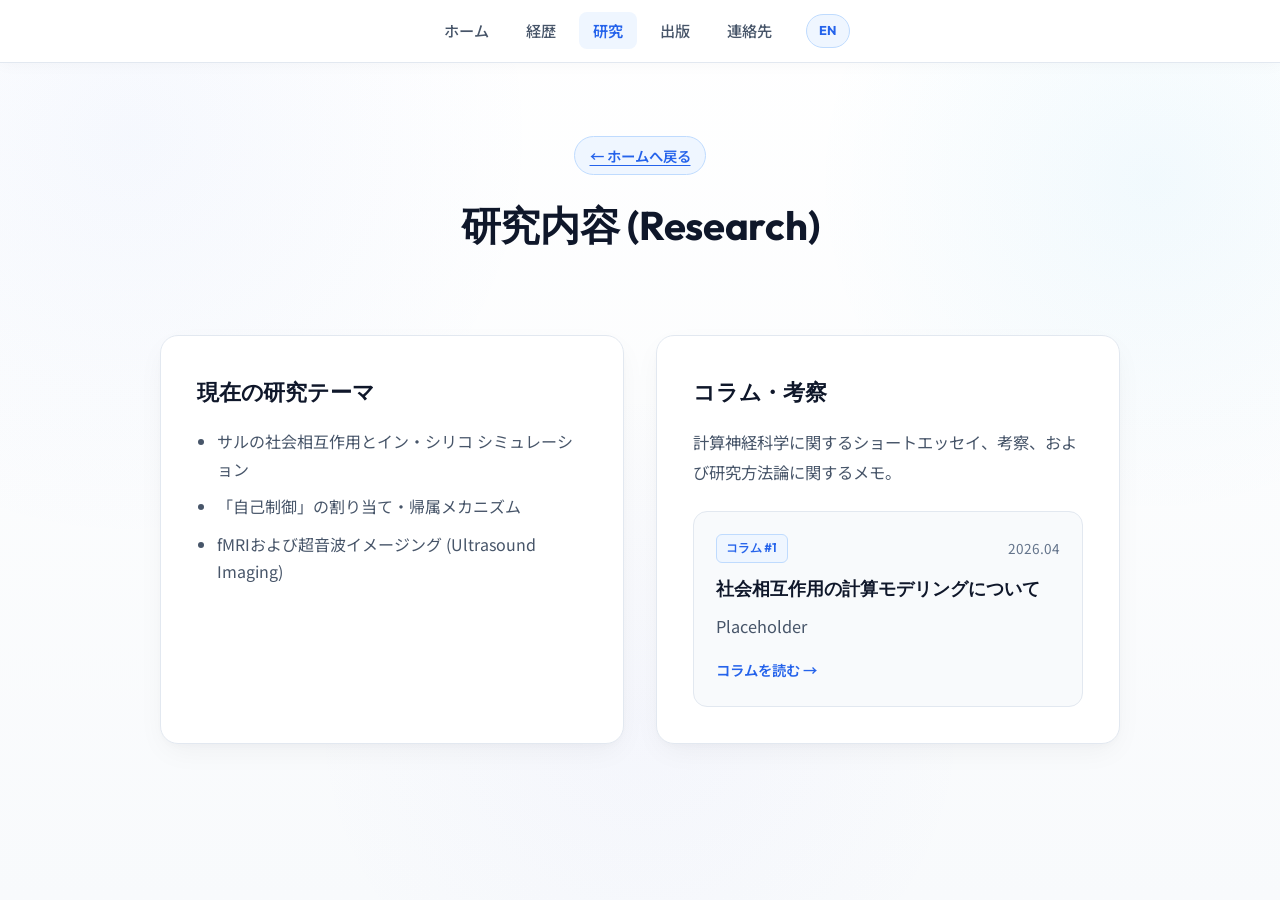
<file: research_jp.html>
<!DOCTYPE html>
<html lang="ja">

<head>
    <meta charset="UTF-8">
    <meta name="viewport" content="width=device-width, initial-scale=1.0">
    <title>吉田 昂祐 — 研究内容</title>
    <meta name="description" content="吉田 昂祐の研究テーマ・コラム・思考。">
    <link rel="preconnect" href="https://fonts.googleapis.com">
    <link rel="preconnect" href="https://fonts.gstatic.com" crossorigin>
    <link
        href="https://fonts.googleapis.com/css2?family=Noto+Sans+JP:wght@300;400;500;700&family=Outfit:wght@300;400;600;700&display=swap"
        rel="stylesheet">
    <link rel="stylesheet" href="style.css">
</head>

<body class="page-body">
    <div class="background-canvas" id="canvas-container"></div>
    <nav class="glass-nav">
        <div class="nav-content">
            <ul class="nav-links">
                <li><a href="index_jp.html">ホーム</a></li>
                <li><a href="about_jp.html">経歴</a></li>
                <li><a href="research_jp.html" class="active">研究</a></li>
                <li><a href="publications_jp.html">出版</a></li>
                <li><a href="contact_jp.html">連絡先</a></li>
            </ul>
            <div class="lang-switch-container">
                <a href="research.html" class="lang-switch-btn" title="Switch to English">EN</a>
            </div>
        </div>
    </nav>

    <main class="page-shell">
        <section class="page-hero">
            <div class="container">
                <a class="concept-link back-home" href="index_jp.html">← ホームへ戻る</a>
                <h1>研究内容 (Research)</h1>
            </div>
        </section>

        <section>
            <div class="container">
                <div class="research-grid">
                    <div class="card glass-card page-card fade-in-observe">
                        <h3>現在の研究テーマ</h3>
                        <ul>
                            <li>サルの社会相互作用とイン・シリコ シミュレーション</li>
                            <li>「自己制御」の割り当て・帰属メカニズム</li>
                            <li>fMRIおよび超音波イメージング (Ultrasound Imaging)</li>
                        </ul>
                    </div>

                    <div class="card glass-card page-card fade-in-observe">
                        <h3>コラム・考察</h3>
                        <p class="columns-intro">計算神経科学に関するショートエッセイ、考察、および研究方法論に関するメモ。</p>

                        <div class="columns-list">
                            <article class="column-item-card">
                                <div class="column-header-row">
                                    <span class="column-tag">コラム #1</span>
                                    <span class="column-date">2026.04</span>
                                </div>
                                <h4><a href="column-1_jp.html">社会相互作用の計算モデリングについて</a></h4>
                                <p class="column-summary">
                                    Placeholder
                                </p>
                                <a href="column-1_jp.html" class="read-column-link">コラムを読む →</a>
                            </article>
                        </div>
                    </div>
                </div>
            </div>
        </section>
    </main>

    <!-- <footer>
        <p>&copy; 2026 Kosuke Yoshida. All rights reserved.</p>
    </footer> -->

    <script src="script.js"></script>
</body>

</html>
</file>
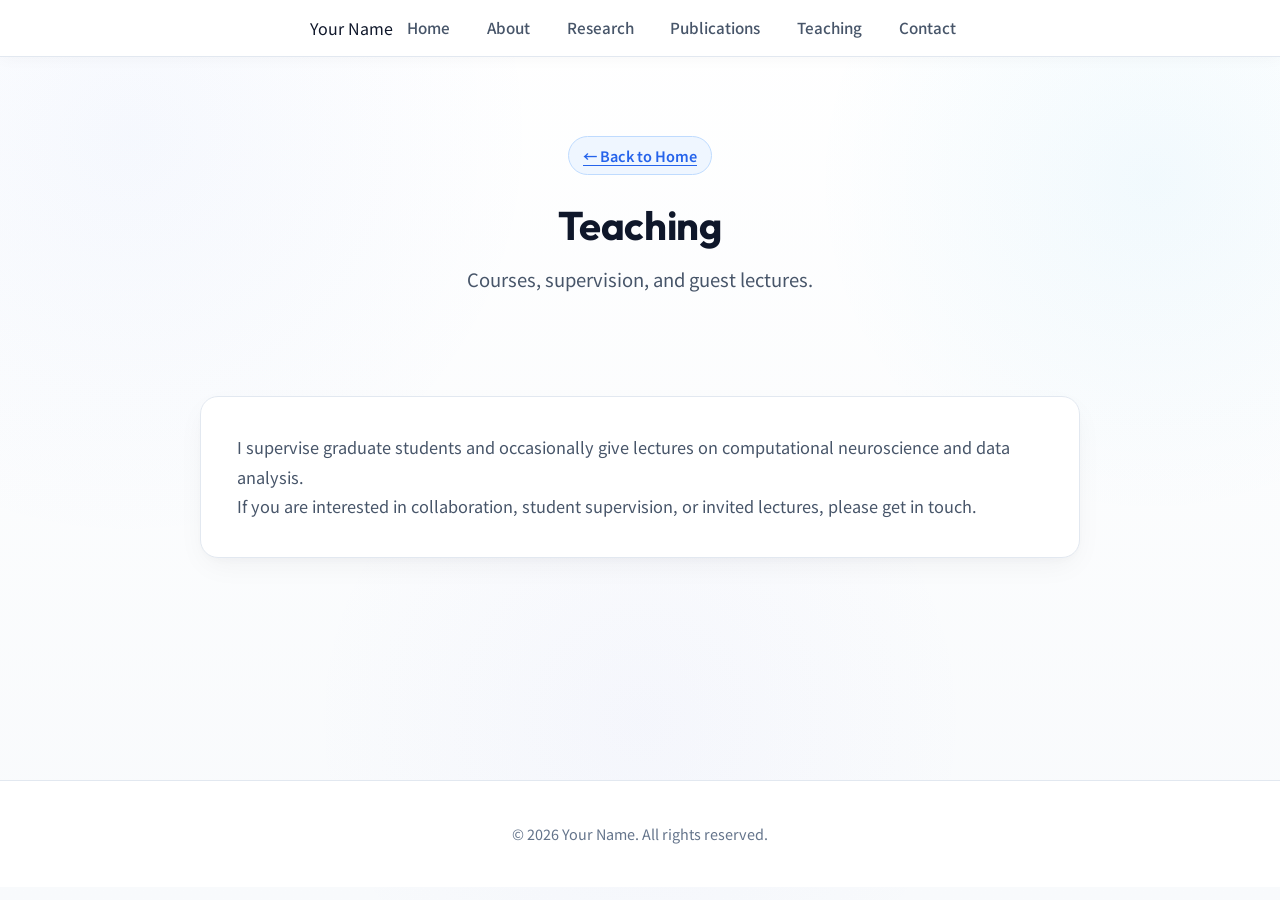
<file: teaching.html>
<!DOCTYPE html>
<html lang="en">

<head>
    <meta charset="UTF-8">
    <meta name="viewport" content="width=device-width, initial-scale=1.0">
    <title>Your Name — Teaching</title>
    <meta name="description" content="Teaching and mentoring page for Your Name.">
    <link rel="preconnect" href="https://fonts.googleapis.com">
    <link rel="preconnect" href="https://fonts.gstatic.com" crossorigin>
    <link href="https://fonts.googleapis.com/css2?family=Noto+Sans+JP:wght@300;400;500;700&family=Outfit:wght@300;400;600;700&display=swap" rel="stylesheet">
    <link rel="stylesheet" href="style.css">
</head>

<body class="page-body">
    <div class="background-canvas" id="canvas-container"></div>
    <nav class="glass-nav">
        <div class="nav-content">
            <div class="logo">Your Name</div>
            <ul class="nav-links">
                <li><a href="index.html">Home</a></li>
                <li><a href="about.html">About</a></li>
                <li><a href="research.html">Research</a></li>
                <li><a href="publications.html">Publications</a></li>
                <li><a href="teaching.html">Teaching</a></li>
                <li><a href="contact.html">Contact</a></li>
            </ul>
        </div>
    </nav>

    <main class="page-shell">
        <section class="page-hero">
            <div class="container">
                <a class="concept-link back-home" href="index.html">← Back to Home</a>
                <h1>Teaching</h1>
                <p class="subtitle">Courses, supervision, and guest lectures.</p>
            </div>
        </section>
        <section>
            <div class="container">
                <div class="card glass-card page-card fade-in-observe">
                    <p>I supervise graduate students and occasionally give lectures on computational neuroscience and data analysis.</p>
                    <p>If you are interested in collaboration, student supervision, or invited lectures, please get in touch.</p>
                </div>
            </div>
        </section>
    </main>

    <footer>
        <p>&copy; 2026 Your Name. All rights reserved.</p>
    </footer>

    <script src="script.js"></script>
</body>

</html>
</file>
<file: style.css>
:root {
    /* Bright / Modern Academic Palette */
    --bg-color: #f8fafc;
    --bg-accent: #ffffff;
    --accent-primary: #2563eb;
    --accent-hover: #1d4ed8;
    --accent-light: #eff6ff;
    --accent-border: #bfdbfe;
    --text-primary: #0f172a;
    --text-secondary: #475569;
    --text-muted: #64748b;
    --glass-bg: rgba(255, 255, 255, 0.92);
    --glass-border: #e2e8f0;
    --font-heading: 'Outfit', sans-serif;
    --font-body: 'Noto Sans JP', -apple-system, BlinkMacSystemFont, 'Segoe UI', Roboto, sans-serif;
    --card-shadow: 0 10px 30px -5px rgba(15, 23, 42, 0.05), 0 4px 12px -2px rgba(15, 23, 42, 0.03);
    --card-shadow-hover: 0 20px 40px -10px rgba(15, 23, 42, 0.1), 0 8px 20px -4px rgba(15, 23, 42, 0.06);
}

* {
    margin: 0;
    padding: 0;
    box-sizing: border-box;
}

body {
    background-color: var(--bg-color);
    color: var(--text-primary);
    font-family: var(--font-body);
    line-height: 1.8;
    overflow-x: hidden;
    position: relative;
    -webkit-font-smoothing: antialiased;
}

/* Bright Soft Background */
.background-canvas {
    position: fixed;
    top: 0;
    left: 0;
    width: 100vw;
    height: 100vh;
    z-index: -1;
    overflow: hidden;
    background:
        radial-gradient(circle at 10% 15%, rgba(37, 99, 235, 0.04), transparent 30%),
        radial-gradient(circle at 90% 20%, rgba(14, 165, 233, 0.05), transparent 25%),
        radial-gradient(circle at 50% 80%, rgba(99, 102, 241, 0.03), transparent 35%),
        linear-gradient(180deg, #ffffff 0%, #f8fafc 100%);
}

/* Navigation Bar */
.glass-nav {
    position: fixed;
    top: 0;
    width: 100%;
    z-index: 100;
    background: var(--glass-bg);
    backdrop-filter: blur(16px);
    -webkit-backdrop-filter: blur(16px);
    border-bottom: 1px solid var(--glass-border);
    padding: 0.85rem 0;
    box-shadow: 0 2px 15px rgba(15, 23, 42, 0.03);
    transition: all 0.3s ease;
}

.nav-content {
    max-width: 1100px;
    margin: 0 auto;
    display: flex;
    justify-content: center;
    align-items: center;
    padding: 0 2rem;
}

.nav-links {
    list-style: none;
    display: flex;
    gap: 0.5rem;
    align-items: center;
}

.nav-links a {
    color: var(--text-secondary);
    text-decoration: none;
    font-size: 0.95rem;
    font-weight: 500;
    padding: 0.45rem 0.9rem;
    border-radius: 8px;
    transition: all 0.2s ease;
    background: transparent;
}

.nav-links a:hover {
    color: var(--accent-primary);
    background: var(--accent-light);
}

.nav-links a.active {
    color: var(--accent-primary);
    font-weight: 600;
    background: var(--accent-light);
}

/* Language Switcher */
.lang-switch-container {
    margin-left: 1.25rem;
    display: flex;
    align-items: center;
}

.lang-switch-btn {
    display: inline-flex;
    align-items: center;
    justify-content: center;
    font-family: var(--font-heading);
    font-size: 0.8rem;
    font-weight: 700;
    color: var(--accent-primary);
    background: var(--accent-light);
    border: 1px solid var(--accent-border);
    padding: 0.3rem 0.75rem;
    border-radius: 20px;
    text-decoration: none;
    transition: all 0.2s ease;
    letter-spacing: 0.5px;
}

.lang-switch-btn:hover {
    background: var(--accent-primary);
    color: #ffffff;
    border-color: var(--accent-primary);
    transform: translateY(-1px);
    box-shadow: 0 4px 12px rgba(37, 99, 235, 0.2);
}

/* Main Layout */
main {
    min-height: calc(100vh - 120px);
}

/* Hero Section */
#hero {
    padding-top: 7.5rem;
    padding-bottom: 4rem;
}

.hero-grid {
    display: grid;
    grid-template-columns: 340px 1fr;
    gap: 3.5rem;
    align-items: center;
    max-width: 920px;
    margin: 0 auto;
    text-align: left;
}

.hero-image-col {
    position: relative;
}

.hero-image-container {
    position: relative;
    border-radius: 16px;
    box-shadow: 0 16px 36px -8px rgba(15, 23, 42, 0.09), 0 4px 12px -2px rgba(15, 23, 42, 0.04);
    border: 1px solid var(--glass-border);
    background: #ffffff;
    display: flex;
    justify-content: center;
    align-items: center;
}

.hero-banner-image {
    width: 100%;
    height: auto;
    max-height: 480px;
    object-fit: contain;
    display: block;
    border-radius: 16px;
    transition: transform 0.5s ease;
}

.hero-banner-image:hover {
    transform: scale(1.015);
}

/* Why Blue Horse Button at Lower Right of Image */
.why-horse-btn {
    position: absolute;
    bottom: -14px;
    right: -12px;
    display: inline-flex;
    align-items: center;
    gap: 0.45rem;
    background: #ffffff;
    border: 1px solid var(--accent-border);
    color: var(--accent-primary);
    font-family: var(--font-heading);
    font-size: 0.88rem;
    font-weight: 600;
    padding: 0.45rem 1.05rem;
    border-radius: 20px;
    cursor: pointer;
    box-shadow: 0 6px 18px rgba(37, 99, 235, 0.16);
    transition: all 0.25s ease;
    white-space: nowrap;
    z-index: 10;
}

.why-horse-btn:hover {
    background: var(--accent-primary);
    color: #ffffff;
    border-color: var(--accent-primary);
    transform: translateY(-2px);
    box-shadow: 0 10px 24px rgba(37, 99, 235, 0.25);
}

.why-horse-btn .btn-icon {
    font-size: 0.95rem;
}

/* Hero Content Column */
.hero-content-col {
    display: flex;
    flex-direction: column;
    align-items: flex-start;
}

.eyebrow {
    font-family: var(--font-heading);
    color: var(--accent-primary);
    background: var(--accent-light);
    border: 1px solid var(--accent-border);
    text-transform: uppercase;
    letter-spacing: 1.5px;
    font-size: 0.8rem;
    font-weight: 600;
    padding: 0.25rem 0.85rem;
    border-radius: 20px;
    margin-bottom: 1rem;
    display: inline-block;
}

h1, .hero-title {
    font-family: var(--font-heading);
    font-size: clamp(1.6rem, 3.2vw, 2.4rem);
    font-weight: 700;
    line-height: 1.3;
    margin-bottom: 0.75rem;
    color: var(--text-primary);
    letter-spacing: -0.3px;
}

.subtitle {
    font-size: clamp(1rem, 1.8vw, 1.15rem);
    color: var(--text-secondary);
    margin-bottom: 1.75rem;
    font-weight: 400;
}

.event-details {
    display: flex;
    justify-content: flex-start;
    margin-bottom: 0;
}

.detail-item {
    display: inline-flex;
    align-items: center;
    gap: 0.6rem;
    background: #ffffff;
    padding: 0.65rem 1.25rem;
    border-radius: 12px;
    border: 1px solid var(--glass-border);
    box-shadow: 0 4px 12px rgba(15, 23, 42, 0.03);
    font-size: 0.95rem;
    color: var(--text-primary);
}

.detail-item .icon {
    font-weight: 600;
    color: var(--accent-primary);
}

/* Sections */
section {
    padding: 3rem 2rem;
}

.container {
    max-width: 1000px;
    margin: 0 auto;
}

.section-title {
    font-family: var(--font-heading);
    font-size: 1.85rem;
    text-align: center;
    margin-bottom: 2rem;
    color: var(--text-primary);
    font-weight: 700;
    letter-spacing: -0.3px;
}

/* Cards */
.glass-card {
    background: #ffffff;
    border: 1px solid var(--glass-border);
    padding: 2.25rem;
    border-radius: 18px;
    transition: transform 0.3s ease, box-shadow 0.3s ease, border-color 0.3s ease;
    box-shadow: var(--card-shadow);
    color: var(--text-primary);
}

.glass-card:hover {
    box-shadow: var(--card-shadow-hover);
    border-color: #cbd5e1;
}

/* News Section */
.news-scroll {
    max-width: 860px;
    margin: 0 auto;
    display: flex;
    flex-direction: column;
    gap: 1.25rem;
    max-height: 270px;
    overflow-y: auto;
    padding-right: 0.5rem;
}

/* Custom scrollbar for news panel */
.news-scroll::-webkit-scrollbar {
    width: 6px;
}

.news-scroll::-webkit-scrollbar-track {
    background: #f1f5f9;
    border-radius: 10px;
}

.news-scroll::-webkit-scrollbar-thumb {
    background: #cbd5e1;
    border-radius: 10px;
}

.news-scroll::-webkit-scrollbar-thumb:hover {
    background: var(--accent-primary);
}

.news-item {
    display: grid;
    grid-template-columns: 110px 1fr;
    gap: 1.25rem;
    align-items: center;
    padding-bottom: 1rem;
    border-bottom: 1px solid var(--glass-border);
}

.news-item:last-child {
    border-bottom: none;
    padding-bottom: 0;
}

.news-date {
    font-family: var(--font-heading);
    color: var(--accent-primary);
    background: var(--accent-light);
    border: 1px solid var(--accent-border);
    font-weight: 600;
    font-size: 0.85rem;
    padding: 0.25rem 0.65rem;
    border-radius: 6px;
    text-align: center;
    white-space: nowrap;
}

.news-content {
    color: var(--text-primary);
    font-size: 0.98rem;
    line-height: 1.6;
    margin: 0;
}

/* Interactive Modal for Why Blue Horse */
.modal-overlay {
    position: fixed;
    inset: 0;
    background: rgba(15, 23, 42, 0.45);
    backdrop-filter: blur(8px);
    -webkit-backdrop-filter: blur(8px);
    display: flex;
    align-items: center;
    justify-content: center;
    z-index: 1000;
    opacity: 0;
    pointer-events: none;
    transition: opacity 0.3s ease;
    padding: 1.5rem;
}

.modal-overlay.active {
    opacity: 1;
    pointer-events: auto;
}

.modal-card {
    background: #ffffff;
    border-radius: 20px;
    padding: 2.25rem;
    max-width: 540px;
    width: 100%;
    box-shadow: 0 25px 50px -12px rgba(15, 23, 42, 0.25);
    border: 1px solid var(--glass-border);
    transform: scale(0.94);
    transition: transform 0.3s ease;
    position: relative;
    text-align: left;
}

.modal-overlay.active .modal-card {
    transform: scale(1);
}

.modal-close-btn {
    position: absolute;
    top: 1.25rem;
    right: 1.25rem;
    background: var(--bg-color);
    border: 1px solid var(--glass-border);
    font-size: 1.5rem;
    line-height: 1;
    width: 36px;
    height: 36px;
    border-radius: 50%;
    cursor: pointer;
    display: flex;
    align-items: center;
    justify-content: center;
    color: var(--text-secondary);
    transition: all 0.2s ease;
}

.modal-close-btn:hover {
    background: #fee2e2;
    color: #ef4444;
    border-color: #fca5a5;
}

.modal-header {
    margin-bottom: 1.25rem;
}

.modal-badge {
    font-family: var(--font-heading);
    font-size: 0.75rem;
    text-transform: uppercase;
    letter-spacing: 1px;
    color: var(--accent-primary);
    background: var(--accent-light);
    border: 1px solid var(--accent-border);
    padding: 0.2rem 0.6rem;
    border-radius: 12px;
    font-weight: 600;
    display: inline-block;
    margin-bottom: 0.5rem;
}

.modal-header h2 {
    font-family: var(--font-heading);
    font-size: 1.6rem;
    color: var(--text-primary);
    font-weight: 700;
}

.modal-body {
    color: var(--text-secondary);
    font-size: 1rem;
    line-height: 1.7;
}

.modal-placeholder-text {
    background: var(--bg-color);
    border: 1px dashed var(--accent-border);
    padding: 1.25rem;
    border-radius: 12px;
    color: var(--text-muted);
    font-style: italic;
    margin: 0;
}

/* Page Shell & Subpages */
.page-shell {
    padding-top: 6.5rem;
    padding-bottom: 4rem;
}

.page-hero {
    padding: 2rem 2rem 1.5rem 2rem;
    text-align: center;
}

.page-hero h1 {
    font-size: 2.5rem;
    margin-top: 0.5rem;
}

.back-home {
    display: inline-flex;
    align-items: center;
    color: var(--accent-primary);
    background: var(--accent-light);
    border: 1px solid var(--accent-border);
    padding: 0.35rem 0.9rem;
    border-radius: 20px;
    text-decoration: none;
    font-size: 0.9rem;
    font-weight: 600;
    margin-bottom: 1rem;
    transition: all 0.2s ease;
}

.back-home:hover {
    background: var(--accent-primary);
    color: #ffffff;
}

.about-stack {
    display: grid;
    gap: 2rem;
}

/* Research Page 2-Column Side-by-Side Equal Width Grid */
.research-grid {
    display: grid;
    grid-template-columns: 1fr 1fr;
    gap: 2rem;
    align-items: stretch;
    max-width: 960px;
    margin: 0 auto;
}

.research-grid .page-card {
    height: 100%;
    margin: 0;
}

.page-card {
    max-width: 880px;
    margin: 0 auto;
}

.page-card h3 {
    font-family: var(--font-heading);
    font-size: 1.4rem;
    color: var(--text-primary);
    margin-bottom: 1rem;
    font-weight: 700;
    letter-spacing: -0.2px;
}

.page-card p {
    color: var(--text-secondary);
    font-size: 1.02rem;
    line-height: 1.8;
}

.page-card ul,
.page-card ol {
    padding-left: 1.25rem;
    color: var(--text-secondary);
}

.page-card li {
    margin-bottom: 0.65rem;
    line-height: 1.7;
}

.page-card li strong {
    color: var(--text-primary);
}

/* Columns & Thoughts Section on Research Page */
.columns-intro {
    color: var(--text-secondary);
    margin-bottom: 1.5rem;
    font-size: 0.98rem;
}

.columns-list {
    display: grid;
    gap: 1.25rem;
}

.column-item-card {
    background: var(--bg-color);
    border: 1px solid var(--glass-border);
    border-radius: 14px;
    padding: 1.35rem;
    transition: all 0.25s ease;
}

.column-item-card:hover {
    background: #ffffff;
    border-color: var(--accent-border);
    box-shadow: 0 8px 20px rgba(15, 23, 42, 0.06);
    transform: translateY(-2px);
}

.column-header-row {
    display: flex;
    justify-content: space-between;
    align-items: center;
    margin-bottom: 0.6rem;
}

.column-tag {
    font-family: var(--font-heading);
    font-size: 0.78rem;
    font-weight: 600;
    color: var(--accent-primary);
    background: var(--accent-light);
    border: 1px solid var(--accent-border);
    padding: 0.15rem 0.6rem;
    border-radius: 6px;
}

.column-date {
    font-size: 0.85rem;
    color: var(--text-muted);
}

.column-item-card h4 {
    font-family: var(--font-heading);
    font-size: 1.1rem;
    color: var(--text-primary);
    margin-bottom: 0.5rem;
    font-weight: 700;
}

.column-item-card h4 a {
    color: var(--text-primary);
    text-decoration: none;
    transition: color 0.2s ease;
}

.column-item-card h4 a:hover {
    color: var(--accent-primary);
}

.column-summary {
    font-size: 0.92rem;
    color: var(--text-secondary);
    margin-bottom: 0.85rem;
    line-height: 1.6;
}

.read-column-link {
    display: inline-flex;
    align-items: center;
    color: var(--accent-primary);
    font-weight: 600;
    font-size: 0.9rem;
    text-decoration: none;
    transition: color 0.2s ease;
}

.read-column-link:hover {
    color: var(--accent-hover);
    text-decoration: underline;
}

/* Column Article Details */
.column-meta-badge {
    display: inline-block;
    font-family: var(--font-heading);
    font-size: 0.85rem;
    color: var(--accent-primary);
    background: var(--accent-light);
    border: 1px solid var(--accent-border);
    padding: 0.25rem 0.85rem;
    border-radius: 20px;
    font-weight: 600;
    margin-bottom: 0.75rem;
}

.column-article-title {
    font-size: clamp(1.75rem, 3.5vw, 2.5rem);
    margin-top: 0.25rem;
}

.column-article-body .lead-paragraph {
    font-size: 1.12rem;
    color: var(--text-primary);
    font-weight: 500;
    margin-bottom: 1.5rem;
}

.column-footer-nav {
    margin-top: 2.5rem;
    padding-top: 1.5rem;
    border-top: 1px solid var(--glass-border);
}

.concept-link {
    color: var(--accent-primary);
    text-decoration: underline;
    text-underline-offset: 3px;
    font-weight: 600;
    transition: color 0.2s ease;
}

.concept-link:hover {
    color: var(--accent-hover);
}

.small-text {
    font-size: 0.9rem;
    color: var(--text-muted);
    line-height: 1.6;
    display: inline-block;
}

.contact-info {
    text-align: center;
    padding: 3rem 2rem;
}

.contact-info p {
    font-size: 1.15rem;
    font-weight: 600;
    color: var(--text-primary);
    margin-bottom: 0.5rem;
}

/* Footer */
footer {
    text-align: center;
    padding: 2.5rem 1rem;
    background: #ffffff;
    border-top: 1px solid var(--glass-border);
    color: var(--text-muted);
    font-size: 0.9rem;
}

/* Animations */
.fade-in-up {
    animation: fadeInUp 0.8s ease-out forwards;
}

@keyframes fadeInUp {
    from {
        opacity: 0;
        transform: translateY(20px);
    }
    to {
        opacity: 1;
        transform: translateY(0);
    }
}

.fade-in-observe {
    opacity: 0;
    transform: translateY(15px);
    transition: opacity 0.6s ease-out, transform 0.6s ease-out;
}

.fade-in-observe.visible {
    opacity: 1;
    transform: translateY(0);
}

.mt-4 {
    margin-top: 1.75rem;
}

/* Responsiveness */
@media (max-width: 860px) {
    .hero-grid {
        grid-template-columns: 1fr;
        gap: 2.5rem;
        text-align: center;
    }

    .hero-content-col {
        align-items: center;
    }

    .event-details {
        justify-content: center;
    }

    .why-horse-btn {
        right: 10px;
    }

    .research-grid {
        grid-template-columns: 1fr;
    }
}

@media (max-width: 768px) {
    .nav-content {
        padding: 0 1rem;
    }

    .nav-links {
        width: 100%;
        justify-content: center;
        flex-wrap: wrap;
        gap: 0.25rem;
    }

    .nav-links a {
        padding: 0.35rem 0.65rem;
        font-size: 0.9rem;
    }

    #hero {
        padding-top: 8rem;
    }

    .news-item {
        grid-template-columns: 1fr;
        gap: 0.5rem;
    }

    .news-date {
        align-self: start;
        display: inline-block;
    }

    .glass-card {
        padding: 1.5rem;
    }
}
</file>
